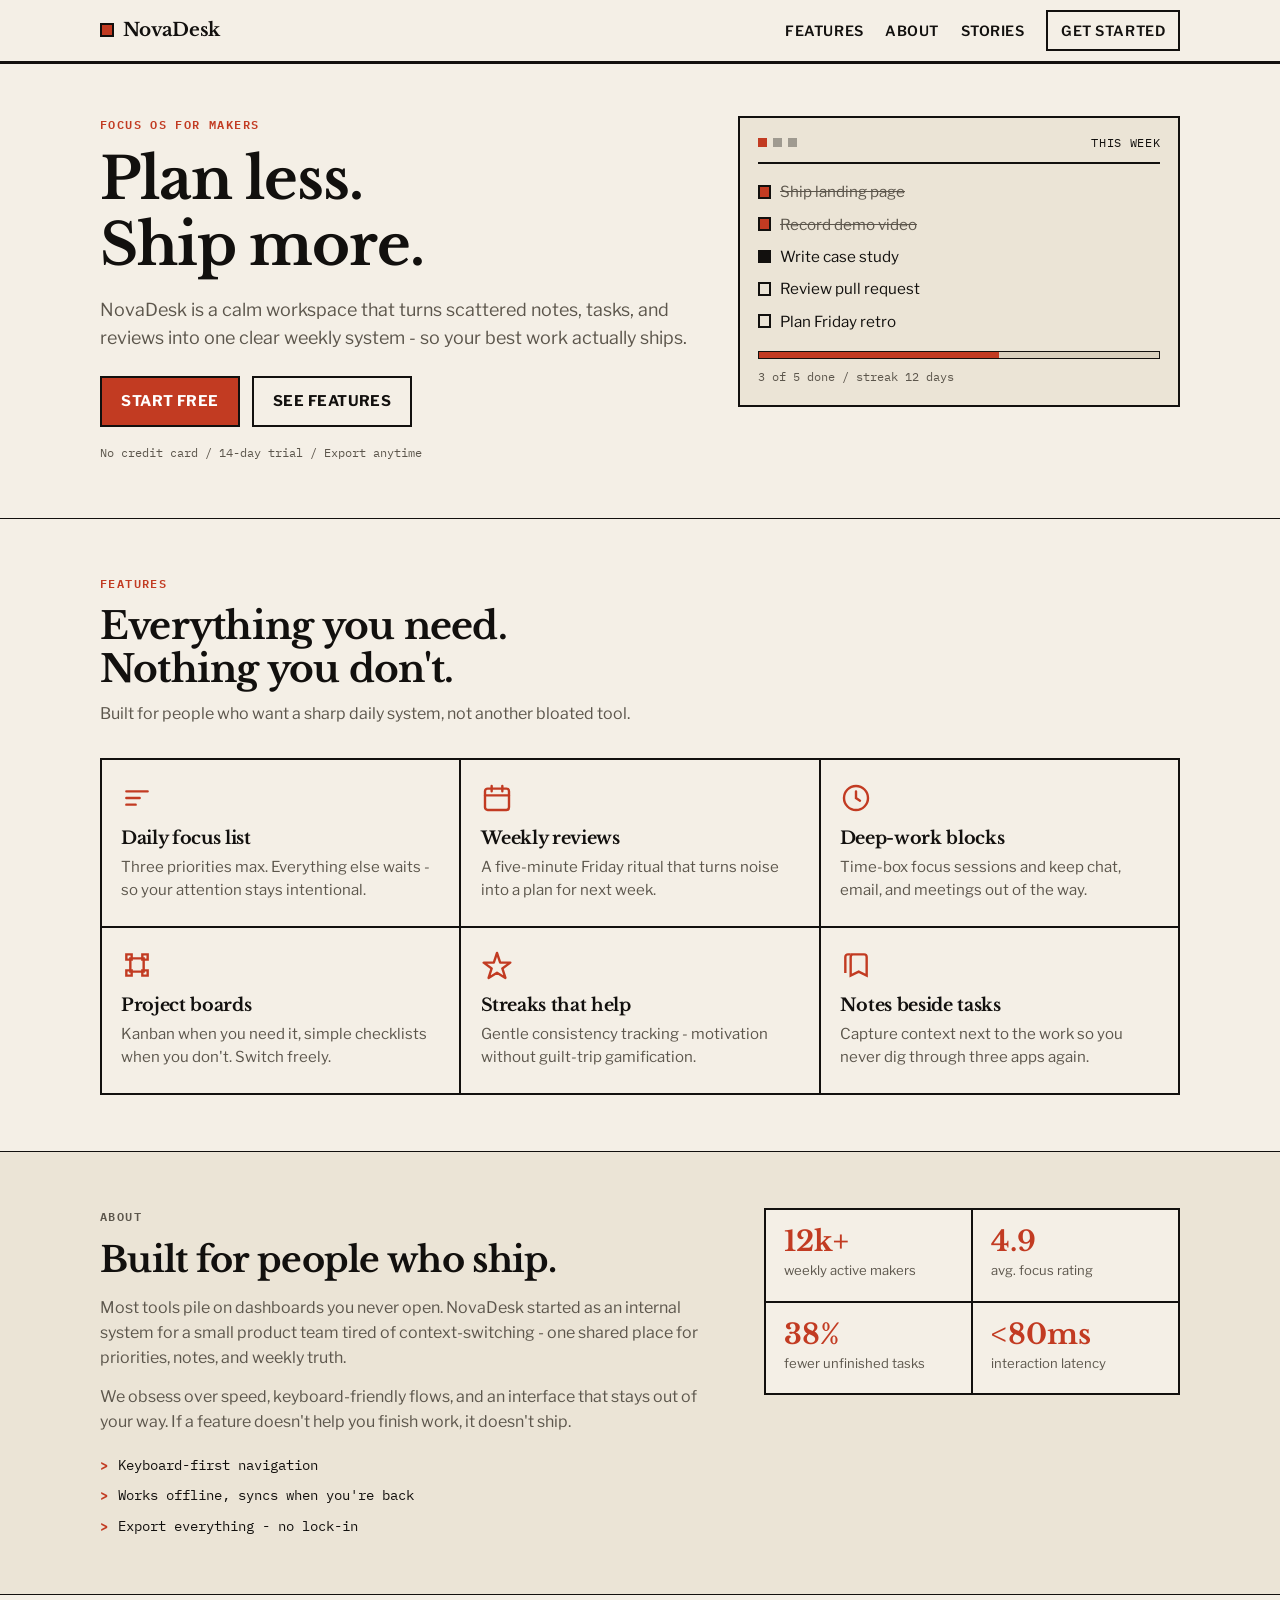
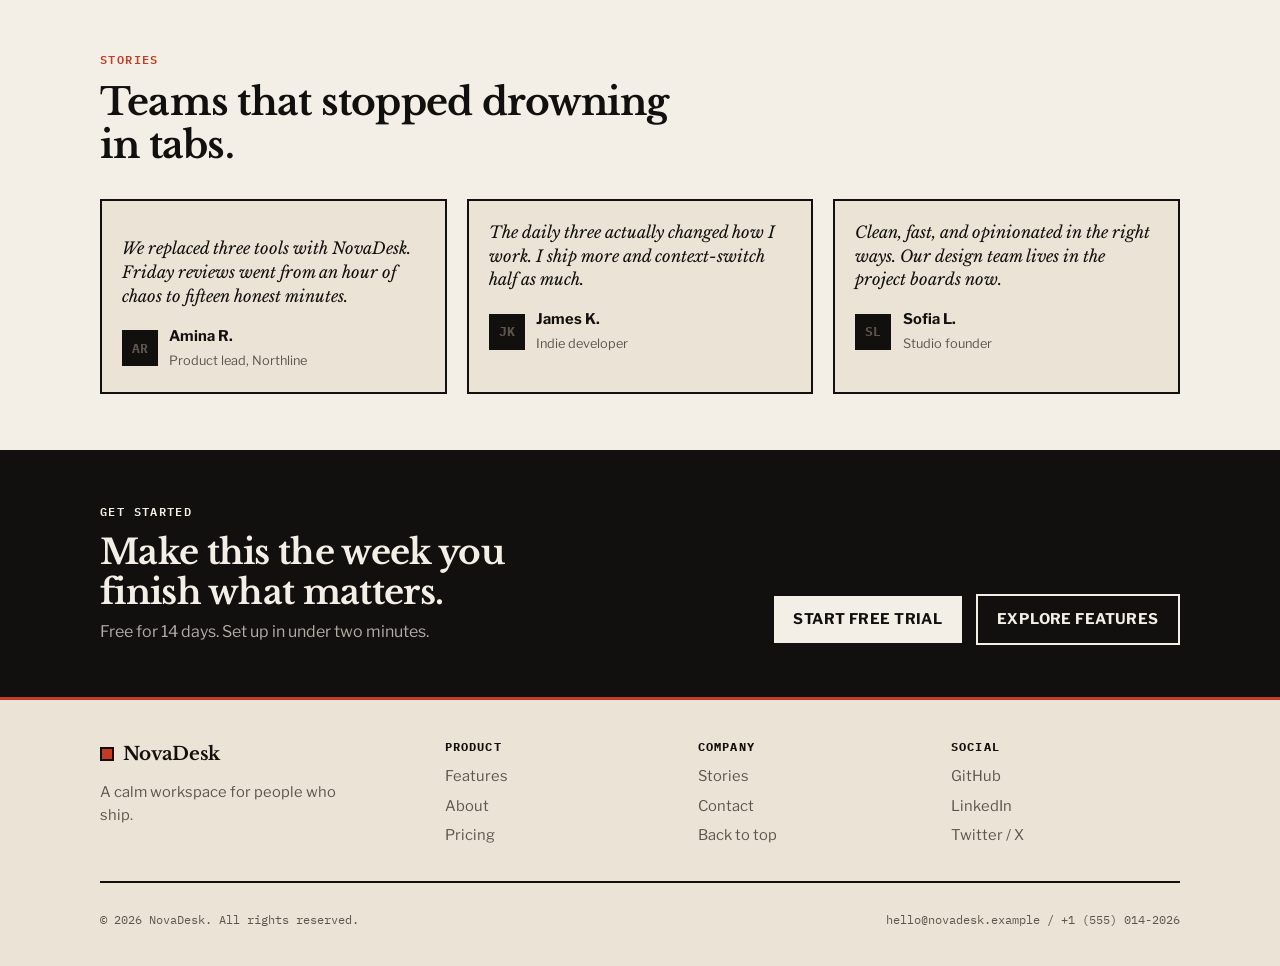
<file: WebDev-L1-LandingPage/index.html>
<!DOCTYPE html>
<html lang="en">
<head>
  <meta charset="UTF-8" />
  <meta name="viewport" content="width=device-width, initial-scale=1.0" />
  <title>NovaDesk - Focus. Plan. Ship.</title>
  <meta name="description" content="NovaDesk is a calm workspace for makers who ship - plan your week, protect deep work, finish what matters." />
  <link rel="preconnect" href="https://fonts.googleapis.com" />
  <link rel="preconnect" href="https://fonts.gstatic.com" crossorigin />
  <link href="https://fonts.googleapis.com/css2?family=Libre+Baskerville:ital,wght@0,400;0,700;1,400&family=Libre+Franklin:wght@400;600;700&family=IBM+Plex+Mono:wght@500;600&display=swap" rel="stylesheet" />
  <link rel="stylesheet" href="style.css" />
</head>
<body>
  <header class="nav" id="top">
    <div class="container nav__inner">
      <a class="nav__brand" href="#top" aria-label="NovaDesk home">
        <span class="nav__logo" aria-hidden="true"></span>
        NovaDesk
      </a>
      <button class="nav__toggle" type="button" aria-label="Open menu" aria-expanded="false" aria-controls="nav-menu">
        <span></span><span></span>
      </button>
      <nav class="nav__menu" id="nav-menu">
        <a href="#features">Features</a>
        <a href="#about">About</a>
        <a href="#stories">Stories</a>
        <a class="btn btn--small btn--ghost" href="#cta">Get started</a>
      </nav>
    </div>
  </header>

  <main>
    <!-- HERO -->
    <section class="hero">
      <div class="container hero__grid">
        <div class="hero__copy">
          <p class="eyebrow">Focus OS for makers</p>
          <h1>Plan less.<br />Ship more.</h1>
          <p class="lead">
            NovaDesk is a calm workspace that turns scattered notes, tasks, and
            reviews into one clear weekly system - so your best work actually ships.
          </p>
          <div class="hero__actions">
            <a class="btn btn--primary" href="#cta">Start free</a>
            <a class="btn btn--secondary" href="#features">See features</a>
          </div>
          <p class="hero__note">No credit card / 14-day trial / Export anytime</p>
        </div>
        <div class="hero__visual" aria-hidden="true">
          <div class="panel">
            <div class="panel__bar">
              <span></span><span></span><span></span>
              <em>This week</em>
            </div>
            <ul class="panel__list">
              <li class="done">Ship landing page</li>
              <li class="done">Record demo video</li>
              <li class="active">Write case study</li>
              <li>Review pull request</li>
              <li>Plan Friday retro</li>
            </ul>
            <div class="panel__meter">
              <div class="panel__meter-fill"></div>
            </div>
            <p class="panel__meta">3 of 5 done / streak 12 days</p>
          </div>
        </div>
      </div>
    </section>

    <!-- FEATURES -->
    <section class="section" id="features">
      <div class="container">
        <div class="section__head">
          <p class="eyebrow">Features</p>
          <h2>Everything you need.<br />Nothing you don't.</h2>
          <p class="section__sub">
            Built for people who want a sharp daily system, not another bloated tool.
          </p>
        </div>
        <div class="cards">
          <article class="card">
            <div class="card__icon" aria-hidden="true">
              <svg viewBox="0 0 24 24" fill="none" stroke="currentColor" stroke-width="1.8"><path d="M4 7h16M4 12h10M4 17h7" stroke-linecap="round"/></svg>
            </div>
            <h3>Daily focus list</h3>
            <p>Three priorities max. Everything else waits - so your attention stays intentional.</p>
          </article>
          <article class="card">
            <div class="card__icon" aria-hidden="true">
              <svg viewBox="0 0 24 24" fill="none" stroke="currentColor" stroke-width="1.8"><rect x="3" y="5" width="18" height="16" rx="2"/><path d="M3 10h18M8 3v4M16 3v4" stroke-linecap="round"/></svg>
            </div>
            <h3>Weekly reviews</h3>
            <p>A five-minute Friday ritual that turns noise into a plan for next week.</p>
          </article>
          <article class="card">
            <div class="card__icon" aria-hidden="true">
              <svg viewBox="0 0 24 24" fill="none" stroke="currentColor" stroke-width="1.8"><circle cx="12" cy="12" r="9"/><path d="M12 7v5l3 2" stroke-linecap="round"/></svg>
            </div>
            <h3>Deep-work blocks</h3>
            <p>Time-box focus sessions and keep chat, email, and meetings out of the way.</p>
          </article>
          <article class="card">
            <div class="card__icon" aria-hidden="true">
              <svg viewBox="0 0 24 24" fill="none" stroke="currentColor" stroke-width="1.8"><path d="M7 7h10v10H7z"/><path d="M4 4h4v4H4zM16 4h4v4h-4zM4 16h4v4H4zM16 16h4v4h-4z"/></svg>
            </div>
            <h3>Project boards</h3>
            <p>Kanban when you need it, simple checklists when you don't. Switch freely.</p>
          </article>
          <article class="card">
            <div class="card__icon" aria-hidden="true">
              <svg viewBox="0 0 24 24" fill="none" stroke="currentColor" stroke-width="1.8"><path d="M12 3l2.4 7.2H22l-6 4.4 2.3 7.1L12 17.8 5.7 21.7 8 14.6 2 10.2h7.6L12 3z" stroke-linejoin="round"/></svg>
            </div>
            <h3>Streaks that help</h3>
            <p>Gentle consistency tracking - motivation without guilt-trip gamification.</p>
          </article>
          <article class="card">
            <div class="card__icon" aria-hidden="true">
              <svg viewBox="0 0 24 24" fill="none" stroke="currentColor" stroke-width="1.8"><path d="M8 4h10a2 2 0 012 2v14l-6-3-6 3V6a2 2 0 012-2z"/><path d="M8 4H6a2 2 0 00-2 2v12"/></svg>
            </div>
            <h3>Notes beside tasks</h3>
            <p>Capture context next to the work so you never dig through three apps again.</p>
          </article>
        </div>
      </div>
    </section>

    <!-- ABOUT -->
    <section class="section section--alt" id="about">
      <div class="container about">
        <div class="about__copy">
          <p class="eyebrow">About</p>
          <h2>Built for people who ship.</h2>
          <p>
            Most tools pile on dashboards you never open. NovaDesk started as an
            internal system for a small product team tired of context-switching -
            one shared place for priorities, notes, and weekly truth.
          </p>
          <p>
            We obsess over speed, keyboard-friendly flows, and an interface that
            stays out of your way. If a feature doesn't help you finish work,
            it doesn't ship.
          </p>
          <ul class="about__points">
              <li>Keyboard-first navigation</li>
            <li>Works offline, syncs when you're back</li>
            <li>Export everything - no lock-in</li>
          </ul>
        </div>
        <div class="about__stats">
          <div class="stat">
            <strong>12k+</strong>
            <span>weekly active makers</span>
          </div>
          <div class="stat">
            <strong>4.9</strong>
            <span>avg. focus rating</span>
          </div>
          <div class="stat">
            <strong>38%</strong>
            <span>fewer unfinished tasks</span>
          </div>
          <div class="stat">
            <strong>&lt;80ms</strong>
            <span>interaction latency</span>
          </div>
        </div>
      </div>
    </section>

    <!-- TESTIMONIALS -->
    <section class="section" id="stories">
      <div class="container">
        <div class="section__head">
          <p class="eyebrow">Stories</p>
          <h2>Teams that stopped drowning in tabs.</h2>
        </div>
        <div class="quotes">
          <figure class="quote">
            <blockquote>
              <p>              We replaced three tools with NovaDesk. Friday reviews went from an
              hour of chaos to fifteen honest minutes.</p>
            </blockquote>
            <figcaption>
              <span class="quote__avatar" aria-hidden="true">AR</span>
              <div>
                <strong>Amina R.</strong>
                <span>Product lead, Northline</span>
              </div>
            </figcaption>
          </figure>
          <figure class="quote">
            <blockquote>
              The daily three actually changed how I work. I ship more and
              context-switch half as much.
            </blockquote>
            <figcaption>
              <span class="quote__avatar" aria-hidden="true">JK</span>
              <div>
                <strong>James K.</strong>
                <span>Indie developer</span>
              </div>
            </figcaption>
          </figure>
          <figure class="quote">
            <blockquote>
              Clean, fast, and opinionated in the right ways. Our design team
              lives in the project boards now.
            </blockquote>
            <figcaption>
              <span class="quote__avatar" aria-hidden="true">SL</span>
              <div>
                <strong>Sofia L.</strong>
                <span>Studio founder</span>
              </div>
            </figcaption>
          </figure>
        </div>
      </div>
    </section>

    <!-- CTA -->
    <section class="cta" id="cta">
      <div class="container cta__inner">
        <div>
          <p class="eyebrow eyebrow--on-dark">Get started</p>
          <h2>Make this the week you finish what matters.</h2>
          <p class="cta__sub">Free for 14 days. Set up in under two minutes.</p>
        </div>
        <div class="cta__actions">
          <a class="btn btn--light" href="mailto:hello@novadesk.example">Start free trial</a>
          <a class="btn btn--outline-light" href="#features">Explore features</a>
        </div>
      </div>
    </section>
  </main>

  <footer class="footer">
    <div class="container footer__grid">
      <div class="footer__brand">
        <a class="nav__brand" href="#top">
          <span class="nav__logo" aria-hidden="true"></span>
          NovaDesk
        </a>
        <p>A calm workspace for people who ship.</p>
      </div>
      <div class="footer__col">
        <h4>Product</h4>
        <a href="#features">Features</a>
        <a href="#about">About</a>
        <a href="#cta">Pricing</a>
      </div>
      <div class="footer__col">
        <h4>Company</h4>
        <a href="#stories">Stories</a>
        <a href="mailto:hello@novadesk.example">Contact</a>
        <a href="#top">Back to top</a>
      </div>
      <div class="footer__col">
        <h4>Social</h4>
        <a href="https://github.com/bilalmlkdev" target="_blank" rel="noopener noreferrer">GitHub</a>
        <a href="https://linkedin.com/in/bilalmlkdev" target="_blank" rel="noopener noreferrer">LinkedIn</a>
        <a href="https://twitter.com" target="_blank" rel="noopener noreferrer">Twitter / X</a>
      </div>
    </div>
    <div class="container footer__base">
      <p>© 2026 NovaDesk. All rights reserved.</p>
      <p>hello@novadesk.example / +1 (555) 014-2026</p>
    </div>
  </footer>

  <script src="script.js"></script>
</body>
</html>
</file>
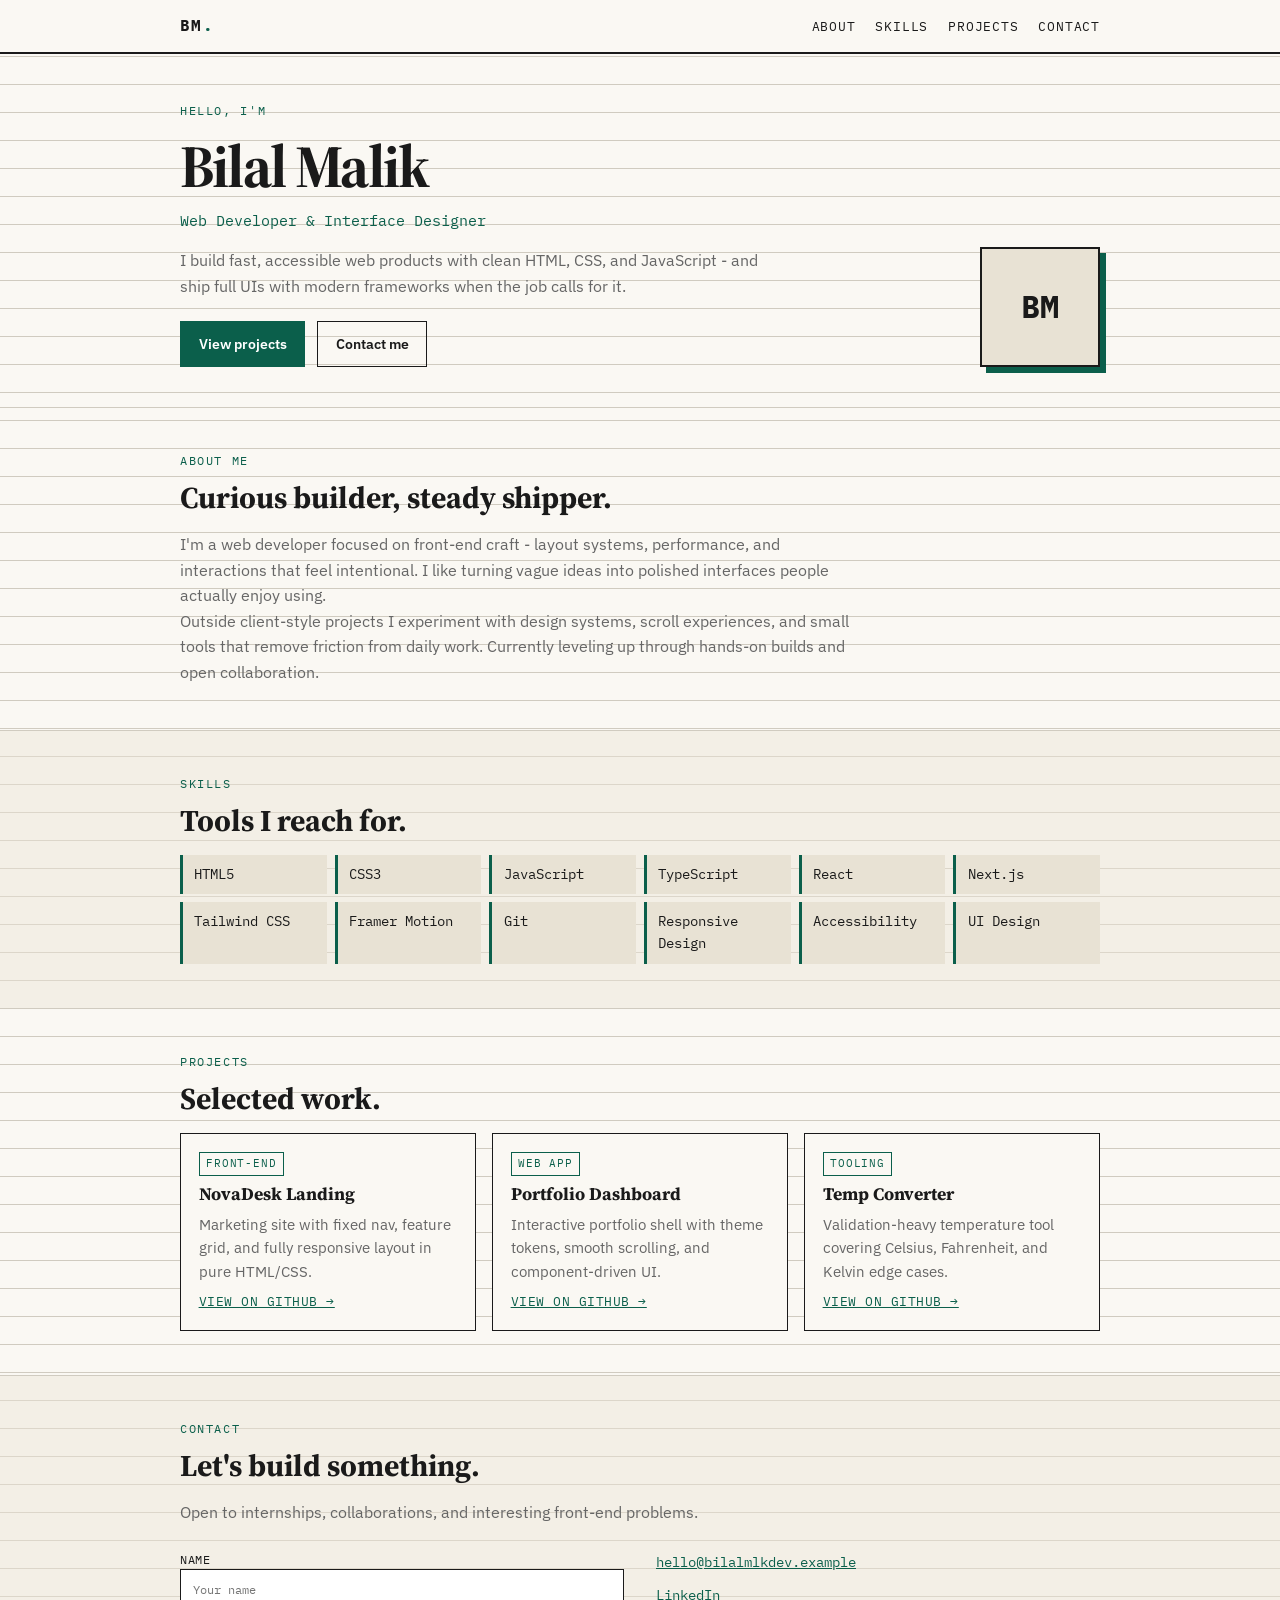
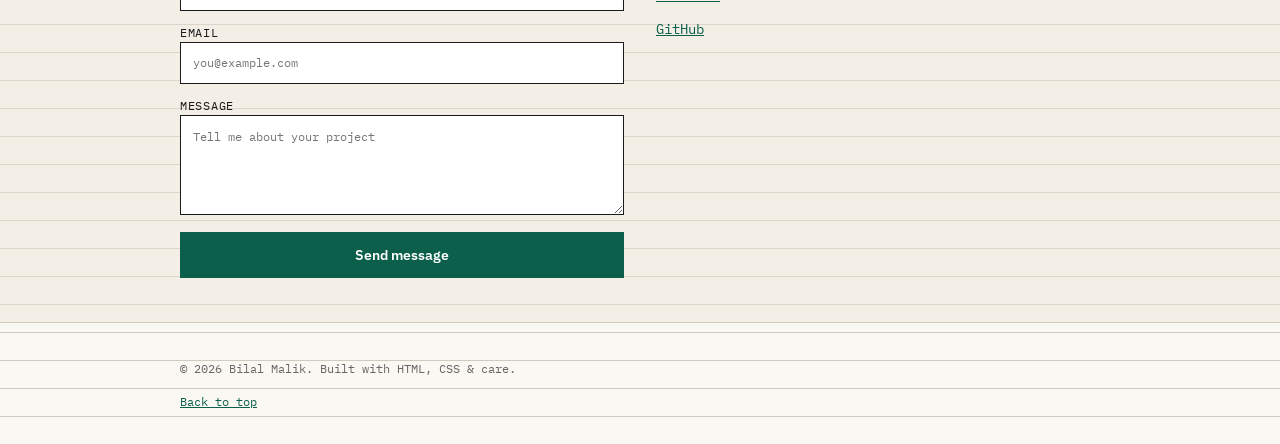
<file: WebDev-L1-PersonalPortfolio/index.html>
<!DOCTYPE html>
<html lang="en">
<head>
  <meta charset="UTF-8" />
  <meta name="viewport" content="width=device-width, initial-scale=1.0" />
  <title>Bilal Malik - Web Developer</title>
  <meta name="description" content="Portfolio of Bilal Malik - web developer building fast, accessible interfaces." />
  <link rel="preconnect" href="https://fonts.googleapis.com" />
  <link rel="preconnect" href="https://fonts.gstatic.com" crossorigin />
  <link href="https://fonts.googleapis.com/css2?family=Source+Serif+4:opsz,wght@8..60,600;8..60,700&family=IBM+Plex+Sans:wght@400;600&family=IBM+Plex+Mono:wght@500;600&display=swap" rel="stylesheet" />
  <link rel="stylesheet" href="style.css" />
</head>
<body>
  <header class="nav">
    <div class="container nav__inner">
      <a class="nav__logo" href="#top">BM<span>.</span></a>
      <button class="nav__toggle" type="button" aria-label="Menu" aria-expanded="false" aria-controls="menu">
        <span></span><span></span>
      </button>
      <nav class="nav__menu" id="menu">
        <a href="#about">About</a>
        <a href="#skills">Skills</a>
        <a href="#projects">Projects</a>
        <a href="#contact">Contact</a>
      </nav>
    </div>
  </header>

  <main id="top">
    <section class="hero">
      <div class="container hero__grid">
        <div class="hero__text">
          <p class="eyebrow">Hello, I'm</p>
          <h1>Bilal Malik</h1>
          <p class="hero__role">Web Developer &amp; Interface Designer</p>
          <p class="hero__bio">
            I build fast, accessible web products with clean HTML, CSS, and
            JavaScript - and ship full UIs with modern frameworks when the job calls for it.
          </p>
          <div class="hero__actions">
            <a class="btn btn--primary" href="#projects">View projects</a>
            <a class="btn btn--ghost" href="#contact">Contact me</a>
          </div>
        </div>
        <div class="hero__avatar" aria-hidden="true">
          <div class="avatar">
            <span>BM</span>
          </div>
        </div>
      </div>
    </section>

    <section class="section" id="about">
      <div class="container">
        <p class="eyebrow">About me</p>
        <h2>Curious builder, steady shipper.</h2>
        <p class="about__text">
          I'm a web developer focused on front-end craft - layout systems,
          performance, and interactions that feel intentional. I like turning
          vague ideas into polished interfaces people actually enjoy using.
        </p>
        <p class="about__text">
          Outside client-style projects I experiment with design systems,
          scroll experiences, and small tools that remove friction from daily work.
          Currently leveling up through hands-on builds and open collaboration.
        </p>
      </div>
    </section>

    <section class="section section--alt" id="skills">
      <div class="container">
        <p class="eyebrow">Skills</p>
        <h2>Tools I reach for.</h2>
        <ul class="skills">
          <li>HTML5</li>
          <li>CSS3</li>
          <li>JavaScript</li>
          <li>TypeScript</li>
          <li>React</li>
          <li>Next.js</li>
          <li>Tailwind CSS</li>
          <li>Framer Motion</li>
          <li>Git</li>
          <li>Responsive Design</li>
          <li>Accessibility</li>
          <li>UI Design</li>
        </ul>
      </div>
    </section>

    <section class="section" id="projects">
      <div class="container">
        <p class="eyebrow">Projects</p>
        <h2>Selected work.</h2>
        <div class="projects">
          <article class="project">
            <div class="project__tag">Front-end</div>
            <h3>NovaDesk Landing</h3>
            <p>Marketing site with fixed nav, feature grid, and fully responsive layout in pure HTML/CSS.</p>
            <a href="https://github.com/bilalmlkdev" target="_blank" rel="noopener noreferrer">View on GitHub →</a>
          </article>
          <article class="project">
            <div class="project__tag">Web app</div>
            <h3>Portfolio Dashboard</h3>
            <p>Interactive portfolio shell with theme tokens, smooth scrolling, and component-driven UI.</p>
            <a href="https://github.com/bilalmlkdev" target="_blank" rel="noopener noreferrer">View on GitHub →</a>
          </article>
          <article class="project">
            <div class="project__tag">Tooling</div>
            <h3>Temp Converter</h3>
            <p>Validation-heavy temperature tool covering Celsius, Fahrenheit, and Kelvin edge cases.</p>
            <a href="https://github.com/bilalmlkdev" target="_blank" rel="noopener noreferrer">View on GitHub →</a>
          </article>
        </div>
      </div>
    </section>

    <section class="section section--alt" id="contact">
      <div class="container contact">
        <div>
          <p class="eyebrow">Contact</p>
          <h2>Let's build something.</h2>
          <p class="contact__lead">Open to internships, collaborations, and interesting front-end problems.</p>
        </div>
        <form class="contact__form" action="#" method="post" onsubmit="return false;">
          <label>
            Name
            <input type="text" name="name" placeholder="Your name" autocomplete="name" />
          </label>
          <label>
            Email
            <input type="email" name="email" placeholder="you@example.com" autocomplete="email" />
          </label>
          <label>
            Message
            <textarea name="message" rows="4" placeholder="Tell me about your project"></textarea>
          </label>
          <button class="btn btn--primary" type="submit">Send message</button>
        </form>
        <div class="contact__links">
          <a href="mailto:hello@bilalmlkdev.example">hello@bilalmlkdev.example</a>
          <a href="https://linkedin.com/in/bilalmlkdev" target="_blank" rel="noopener noreferrer">LinkedIn</a>
          <a href="https://github.com/bilalmlkdev" target="_blank" rel="noopener noreferrer">GitHub</a>
        </div>
      </div>
    </section>
  </main>

  <footer class="footer">
    <div class="container footer__inner">
      <p>© 2026 Bilal Malik. Built with HTML, CSS &amp; care.</p>
      <a href="#top">Back to top</a>
    </div>
  </footer>

  <script src="script.js"></script>
</body>
</html>
</file>
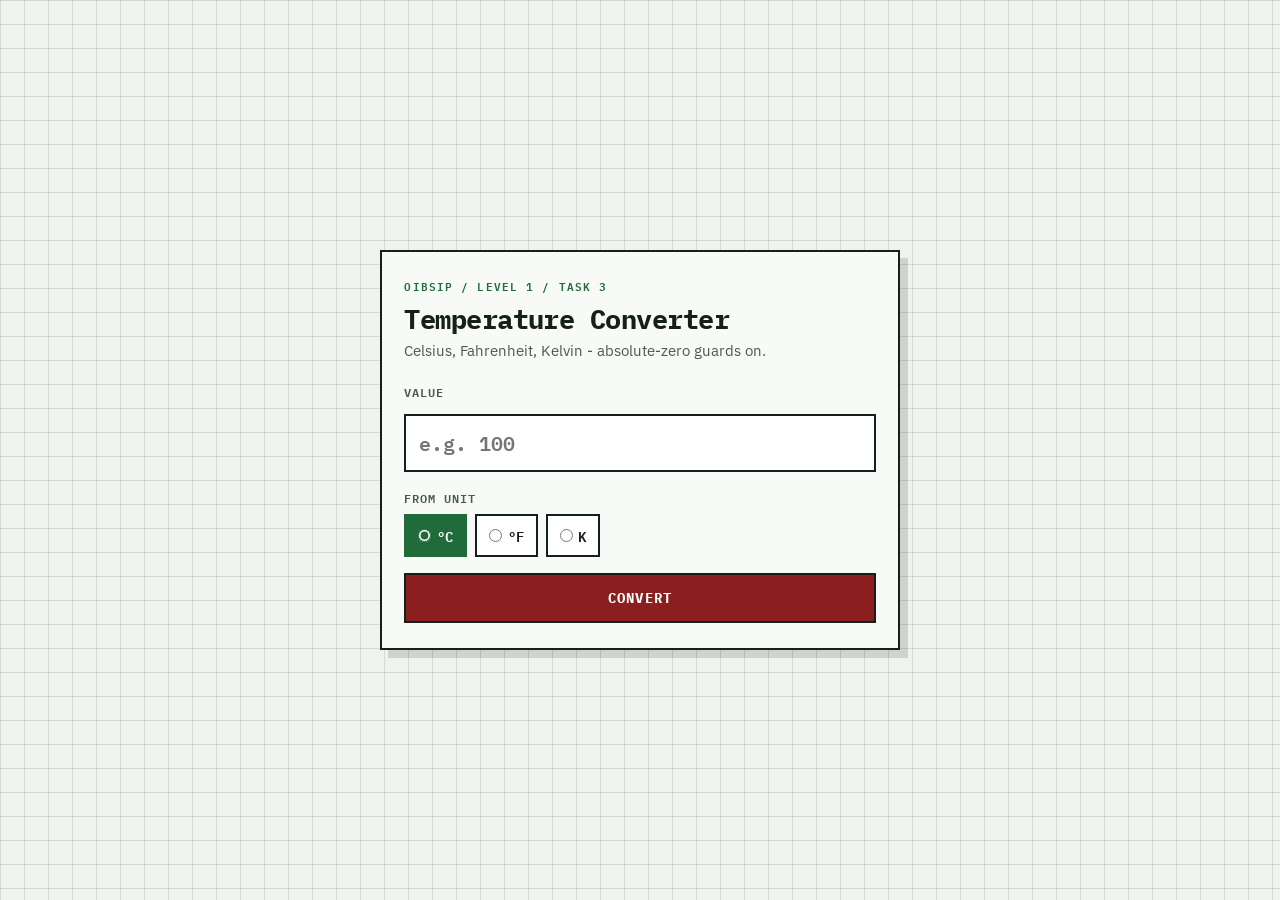
<file: WebDev-L1-TemperatureConverter/index.html>
<!DOCTYPE html>
<html lang="en">
<head>
  <meta charset="UTF-8" />
  <meta name="viewport" content="width=device-width, initial-scale=1.0" />
  <title>Temperature Converter</title>
  <meta name="description" content="Convert temperatures between Celsius, Fahrenheit, and Kelvin with live validation." />
  <link rel="preconnect" href="https://fonts.googleapis.com" />
  <link rel="preconnect" href="https://fonts.gstatic.com" crossorigin />
  <link href="https://fonts.googleapis.com/css2?family=IBM+Plex+Sans:wght@400;600&family=IBM+Plex+Mono:wght@500;600;700&display=swap" rel="stylesheet" />
  <link rel="stylesheet" href="style.css" />
</head>
<body>
  <main class="app">
    <div class="card">
      <p class="eyebrow">OIBSIP / Level 1 / Task 3</p>
      <h1>Temperature Converter</h1>
      <p class="sub">Celsius, Fahrenheit, Kelvin - absolute-zero guards on.</p>

      <form id="convert-form" novalidate>
        <label class="field">
          <span>Value</span>
          <input
            id="temp-input"
            name="temp"
            type="text"
            inputmode="decimal"
            placeholder="e.g. 100"
            autocomplete="off"
            aria-describedby="input-error"
          />
        </label>
        <p id="input-error" class="error" role="alert" hidden></p>

        <fieldset class="field">
          <legend>From unit</legend>
          <div class="radios" role="radiogroup" aria-label="Input unit">
            <label><input type="radio" name="from" value="C" checked /> °C</label>
            <label><input type="radio" name="from" value="F" /> °F</label>
            <label><input type="radio" name="from" value="K" /> K</label>
          </div>
        </fieldset>

        <button class="btn" type="submit">Convert</button>
      </form>

      <section class="results" id="results" aria-live="polite" hidden>
        <h2>Results</h2>
        <div class="results__grid">
          <div class="result">
            <span class="result__label">Celsius</span>
            <strong id="out-c">-</strong>
          </div>
          <div class="result">
            <span class="result__label">Fahrenheit</span>
            <strong id="out-f">-</strong>
          </div>
          <div class="result">
            <span class="result__label">Kelvin</span>
            <strong id="out-k">-</strong>
          </div>
        </div>
        <p class="hint" id="result-note"></p>
      </section>
    </div>
  </main>

  <script src="script.js"></script>
</body>
</html>
</file>
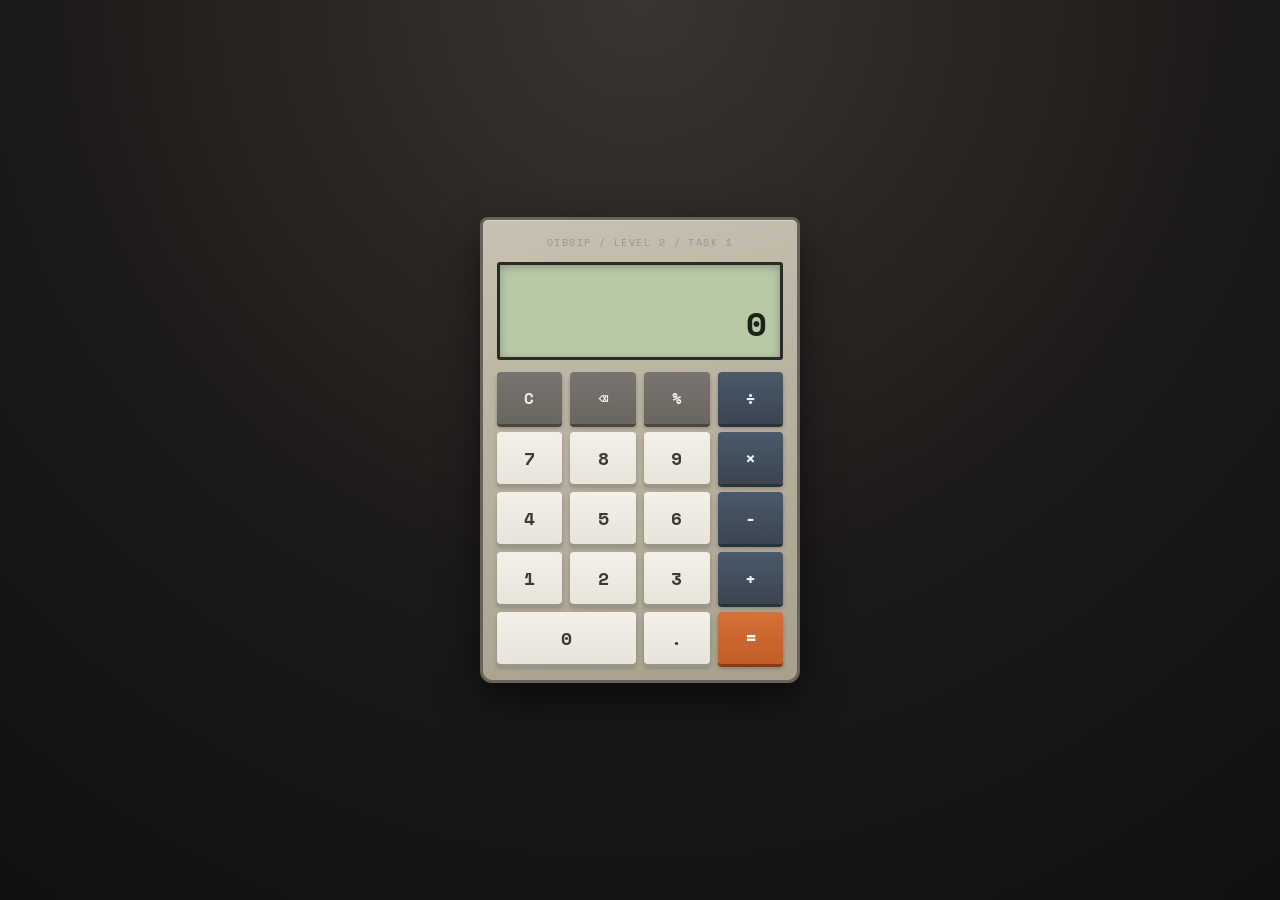
<file: WebDev-L2-Calculator/index.html>
<!DOCTYPE html>
<html lang="en">
<head>
  <meta charset="UTF-8" />
  <meta name="viewport" content="width=device-width, initial-scale=1.0" />
  <title>Calculator - OIBSIP L2</title>
  <link rel="preconnect" href="https://fonts.googleapis.com" />
  <link rel="preconnect" href="https://fonts.gstatic.com" crossorigin />
  <link href="https://fonts.googleapis.com/css2?family=Space+Mono:wght@400;700&display=swap" rel="stylesheet" />
  <link rel="stylesheet" href="style.css" />
</head>
<body>
  <main class="wrap">
    <div class="calc" role="application" aria-label="Calculator">
      <p class="eyebrow">OIBSIP / Level 2 / Task 1</p>
      <div class="calc__display" aria-live="polite">
        <div class="calc__expression" id="expression">&nbsp;</div>
        <div class="calc__result" id="result">0</div>
      </div>
      <div class="calc__keys" id="keys">
        <button type="button" class="key key--fn" data-action="clear">C</button>
        <button type="button" class="key key--fn" data-action="backspace" aria-label="Backspace">⌫</button>
        <button type="button" class="key key--fn" data-action="percent">%</button>
        <button type="button" class="key key--op" data-operator="÷" aria-label="Divide">÷</button>

        <button type="button" class="key" data-digit="7">7</button>
        <button type="button" class="key" data-digit="8">8</button>
        <button type="button" class="key" data-digit="9">9</button>
        <button type="button" class="key key--op" data-operator="×" aria-label="Multiply">×</button>

        <button type="button" class="key" data-digit="4">4</button>
        <button type="button" class="key" data-digit="5">5</button>
        <button type="button" class="key" data-digit="6">6</button>
        <button type="button" class="key key--op" data-operator="-" aria-label="Subtract">-</button>

        <button type="button" class="key" data-digit="1">1</button>
        <button type="button" class="key" data-digit="2">2</button>
        <button type="button" class="key" data-digit="3">3</button>
        <button type="button" class="key key--op" data-operator="+" aria-label="Add">+</button>

        <button type="button" class="key key--zero" data-digit="0">0</button>
        <button type="button" class="key" data-action="decimal">.</button>
        <button type="button" class="key key--eq" data-action="equals" aria-label="Equals">=</button>
      </div>
    </div>
  </main>
  <script src="script.js"></script>
</body>
</html>
</file>
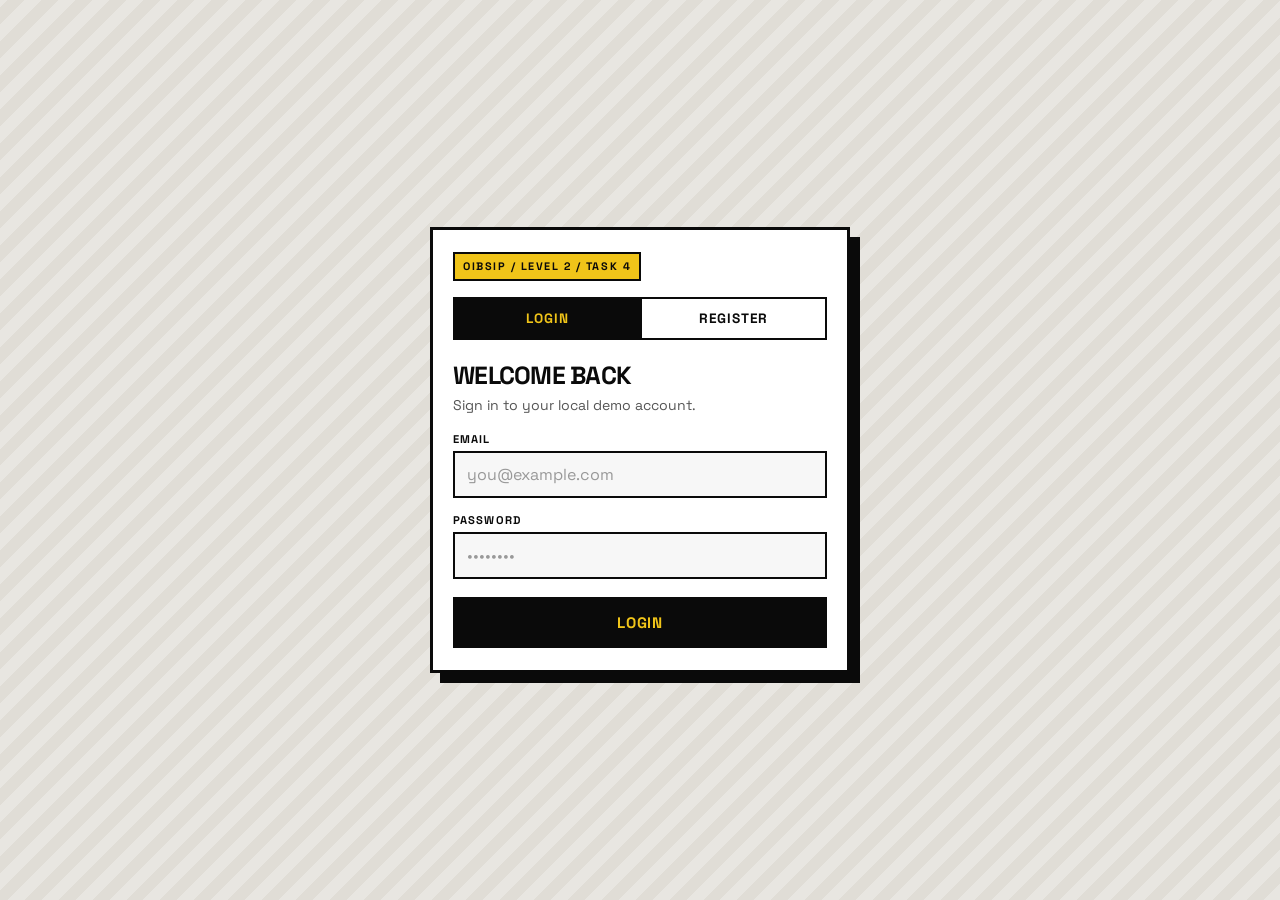
<file: WebDev-L2-LoginAuth/index.html>
<!DOCTYPE html>
<html lang="en">
<head>
  <meta charset="UTF-8" />
  <meta name="viewport" content="width=device-width, initial-scale=1.0" />
  <title>Login Auth - OIBSIP L2</title>
  <link rel="preconnect" href="https://fonts.googleapis.com" />
  <link rel="preconnect" href="https://fonts.gstatic.com" crossorigin />
  <link href="https://fonts.googleapis.com/css2?family=Archivo:wght@600;700;800&family=Space+Grotesk:wght@500;600;700&display=swap" rel="stylesheet" />
  <link rel="stylesheet" href="style.css" />
</head>
<body>
  <main class="shell">
    <!-- AUTH VIEW -->
    <section id="auth-view" class="card" aria-labelledby="auth-title">
      <p class="eyebrow">OIBSIP / Level 2 / Task 4</p>
      <div class="tabs" role="tablist">
        <button type="button" class="tab is-active" id="tab-login" role="tab" aria-selected="true" aria-controls="login-panel">Login</button>
        <button type="button" class="tab" id="tab-register" role="tab" aria-selected="false" aria-controls="register-panel">Register</button>
      </div>

      <!-- Login -->
      <form id="login-panel" class="panel is-active" role="tabpanel" aria-labelledby="tab-login" autocomplete="on">
        <h1 id="auth-title">Welcome back</h1>
        <p class="sub">Sign in to your local demo account.</p>

        <label for="login-email">Email</label>
        <input id="login-email" name="email" type="email" required placeholder="you@example.com" autocomplete="email" />

        <label for="login-password">Password</label>
        <input id="login-password" name="password" type="password" required placeholder="••••••••" autocomplete="current-password" />

        <p class="error" id="login-error" role="alert" hidden></p>

        <button type="submit" class="btn">Login</button>
      </form>

      <!-- Register -->
      <form id="register-panel" class="panel" role="tabpanel" aria-labelledby="tab-register" hidden autocomplete="on">
        <h1>Create account</h1>
        <p class="sub">Stored only in this browser (SHA-256 hashed).</p>

        <label for="reg-name">Name</label>
        <input id="reg-name" name="name" type="text" required placeholder="Ada Lovelace" autocomplete="name" maxlength="80" />

        <label for="reg-email">Email</label>
        <input id="reg-email" name="email" type="email" required placeholder="you@example.com" autocomplete="email" />

        <label for="reg-password">Password</label>
        <input id="reg-password" name="password" type="password" required placeholder="At least 8 characters" autocomplete="new-password" minlength="8" />

        <label for="reg-confirm">Confirm password</label>
        <input id="reg-confirm" name="confirm" type="password" required placeholder="Repeat password" autocomplete="new-password" minlength="8" />

        <p class="error" id="register-error" role="alert" hidden></p>

        <button type="submit" class="btn">Register</button>
      </form>
    </section>

    <!-- DASHBOARD VIEW -->
    <section id="dash-view" class="card card--dash" hidden aria-labelledby="dash-title">
      <p class="eyebrow">OIBSIP / Level 2 / Task 4</p>
      <div class="avatar" id="dash-avatar" aria-hidden="true">A</div>
      <h1 id="dash-title">Dashboard</h1>
      <p class="sub" id="dash-welcome">Welcome.</p>

      <dl class="meta">
        <div>
          <dt>Name</dt>
          <dd id="dash-name">-</dd>
        </div>
        <div>
          <dt>Email</dt>
          <dd id="dash-email">-</dd>
        </div>
        <div>
          <dt>Session</dt>
          <dd id="dash-since">-</dd>
        </div>
      </dl>

      <button type="button" class="btn btn--ghost" id="logout-btn">Logout</button>
    </section>
  </main>

  <script src="script.js"></script>
</body>
</html>
</file>
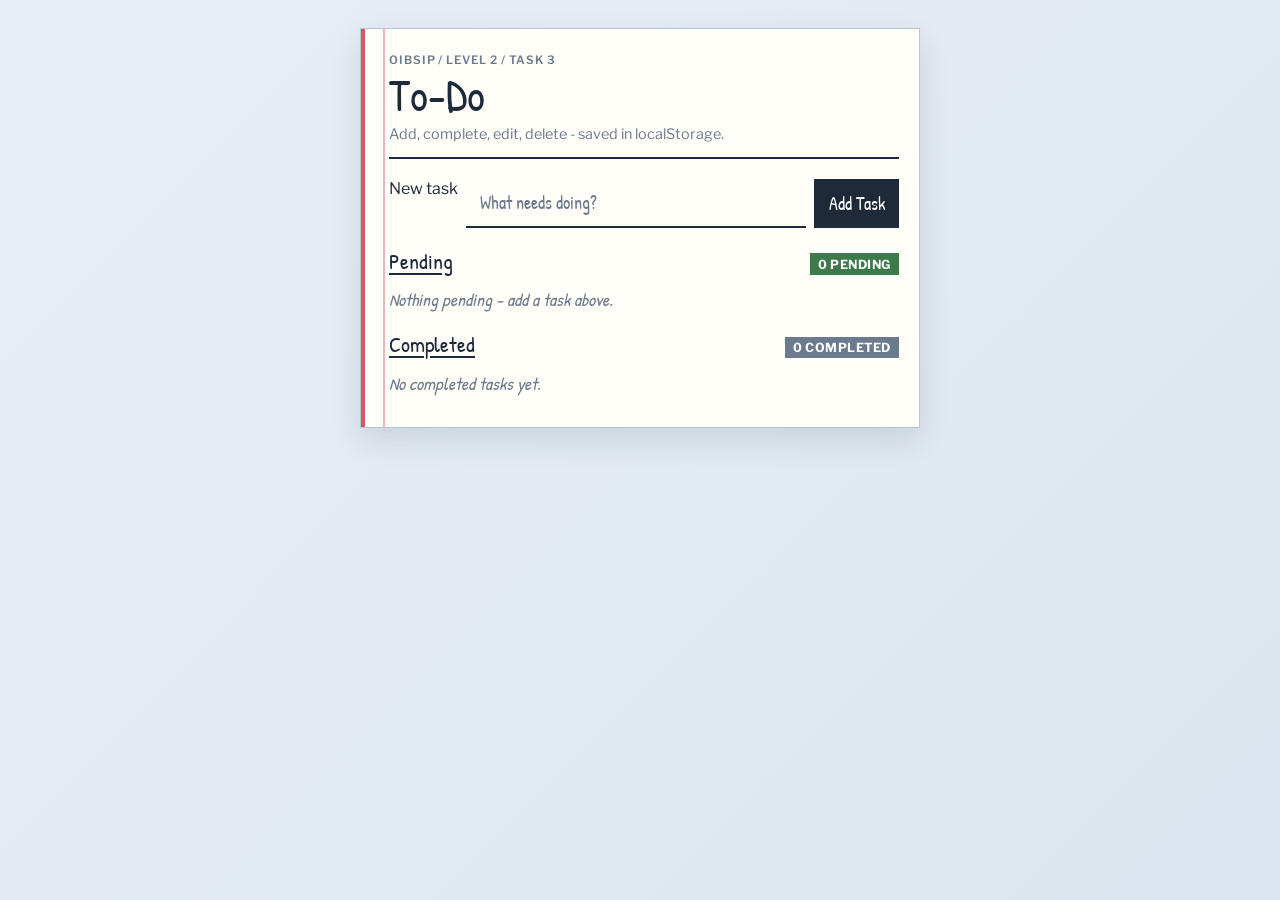
<file: WebDev-L2-TodoApp/index.html>
<!DOCTYPE html>
<html lang="en">
<head>
  <meta charset="UTF-8" />
  <meta name="viewport" content="width=device-width, initial-scale=1.0" />
  <title>To-Do App - OIBSIP L2</title>
  <link rel="preconnect" href="https://fonts.googleapis.com" />
  <link rel="preconnect" href="https://fonts.gstatic.com" crossorigin />
  <link href="https://fonts.googleapis.com/css2?family=Patrick+Hand&family=Libre+Franklin:wght@400;600;700&display=swap" rel="stylesheet" />
  <link rel="stylesheet" href="style.css" />
</head>
<body>
  <main class="app">
    <header class="app__head">
      <p class="eyebrow">OIBSIP / Level 2 / Task 3</p>
      <h1>To-Do</h1>
      <p class="sub">Add, complete, edit, delete - saved in localStorage.</p>
    </header>

    <form id="add-form" class="add" autocomplete="off">
      <label class="sr-only" for="task-input">New task</label>
      <input
        id="task-input"
        type="text"
        name="task"
        placeholder="What needs doing?"
        maxlength="200"
      />
      <button type="submit" class="btn">Add Task</button>
    </form>
    <p id="add-error" class="error" role="alert" hidden></p>

    <section class="list-block" aria-labelledby="pending-title">
      <div class="list-block__head">
        <h2 id="pending-title">Pending</h2>
        <span class="count" id="pending-count">0 pending</span>
      </div>
      <ul class="list" id="pending-list"></ul>
      <p class="empty" id="pending-empty">Nothing pending - add a task above.</p>
    </section>

    <section class="list-block list-block--done" aria-labelledby="done-title">
      <div class="list-block__head">
        <h2 id="done-title">Completed</h2>
        <span class="count" id="done-count">0 completed</span>
      </div>
      <ul class="list" id="done-list"></ul>
      <p class="empty" id="done-empty">No completed tasks yet.</p>
    </section>
  </main>

  <script src="script.js"></script>
</body>
</html>
</file>
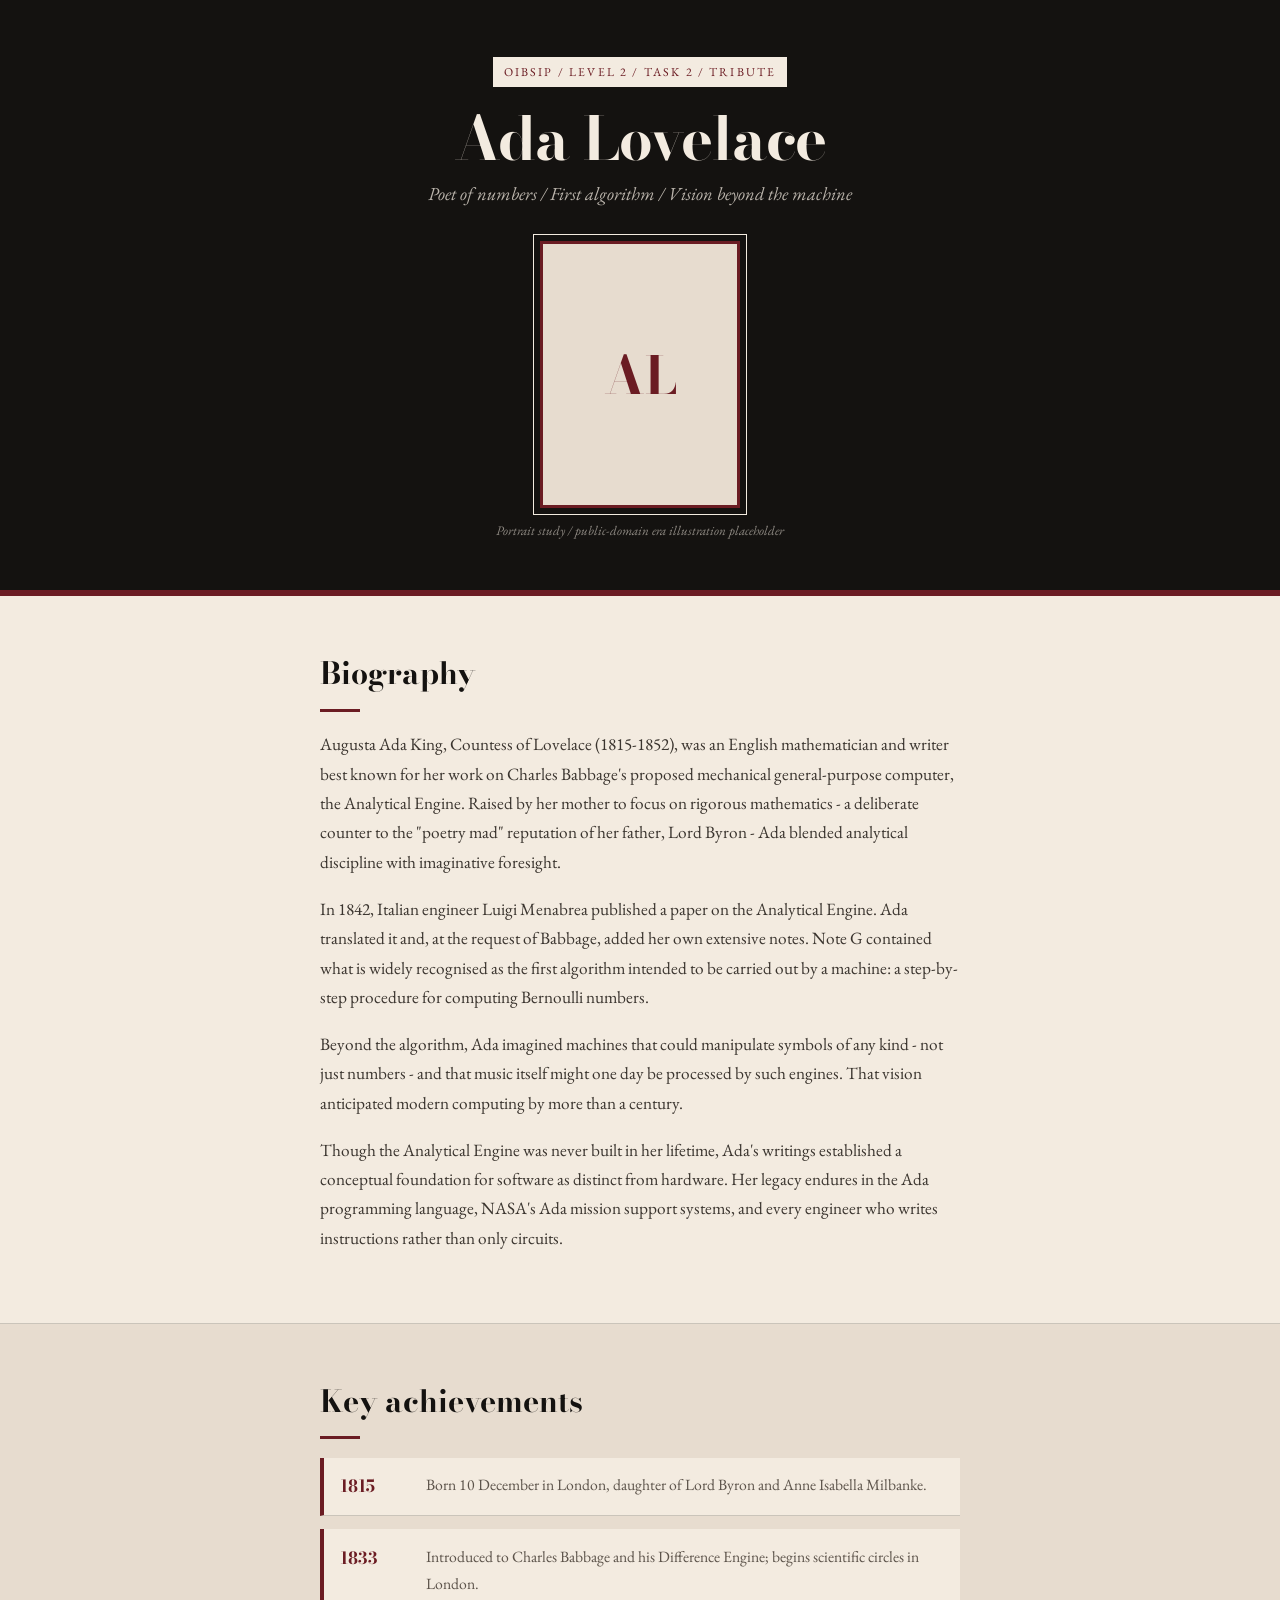
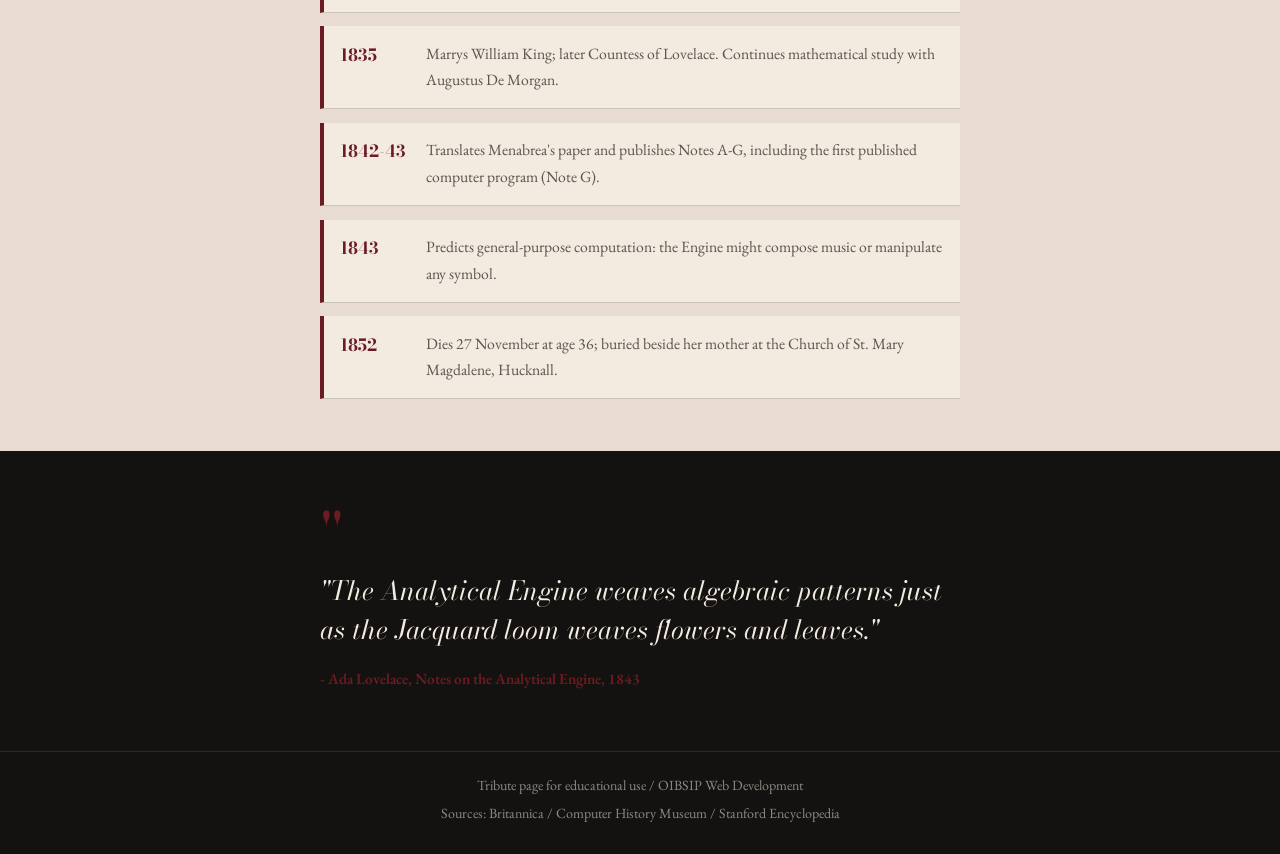
<file: WebDev-L2-TributePage/index.html>
<!DOCTYPE html>
<html lang="en">
<head>
  <meta charset="UTF-8" />
  <meta name="viewport" content="width=device-width, initial-scale=1.0" />
  <title>Ada Lovelace - Tribute Page</title>
  <meta name="description" content="A tribute to Ada Lovelace, mathematician and the first computer programmer." />
  <link rel="preconnect" href="https://fonts.googleapis.com" />
  <link rel="preconnect" href="https://fonts.gstatic.com" crossorigin />
  <link href="https://fonts.googleapis.com/css2?family=Bodoni+Moda:opsz,wght@6..96,600;6..96,700&family=EB+Garamond:ital,wght@0,400;0,600;1,400&display=swap" rel="stylesheet" />
  <link rel="stylesheet" href="style.css" />
</head>
<body>
  <header class="hero">
    <div class="container">
      <p class="eyebrow">OIBSIP / Level 2 / Task 2 / Tribute</p>
      <h1>Ada Lovelace</h1>
      <p class="tagline">Poet of numbers / First algorithm / Vision beyond the machine</p>
      <figure class="portrait">
        <div class="portrait__frame" aria-hidden="true">
          <span>AL</span>
        </div>
        <figcaption>Portrait study / public-domain era illustration placeholder</figcaption>
      </figure>
    </div>
  </header>

  <main>
    <section class="section bio">
      <div class="container narrow">
        <h2>Biography</h2>
        <p>
          Augusta Ada King, Countess of Lovelace (1815-1852), was an English
          mathematician and writer best known for her work on Charles Babbage's
          proposed mechanical general-purpose computer, the Analytical Engine.
          Raised by her mother to focus on rigorous mathematics - a deliberate
          counter to the "poetry mad" reputation of her father, Lord Byron - Ada
          blended analytical discipline with imaginative foresight.
        </p>
        <p>
          In 1842, Italian engineer Luigi Menabrea published a paper on the
          Analytical Engine. Ada translated it and, at the request of Babbage,
          added her own extensive notes. Note G contained what is widely
          recognised as the first algorithm intended to be carried out by a
          machine: a step-by-step procedure for computing Bernoulli numbers.
        </p>
        <p>
          Beyond the algorithm, Ada imagined machines that could manipulate
          symbols of any kind - not just numbers - and that music itself might
          one day be processed by such engines. That vision anticipated
          modern computing by more than a century.
        </p>
        <p>
          Though the Analytical Engine was never built in her lifetime, Ada's
          writings established a conceptual foundation for software as distinct
          from hardware. Her legacy endures in the Ada programming language,
          NASA's Ada mission support systems, and every engineer who writes
          instructions rather than only circuits.
        </p>
      </div>
    </section>

    <section class="section timeline-section">
      <div class="container narrow">
        <h2>Key achievements</h2>
        <ol class="timeline">
          <li>
            <strong>1815</strong>
            <span>Born 10 December in London, daughter of Lord Byron and Anne Isabella Milbanke.</span>
          </li>
          <li>
            <strong>1833</strong>
            <span>Introduced to Charles Babbage and his Difference Engine; begins scientific circles in London.</span>
          </li>
          <li>
            <strong>1835</strong>
            <span>Marrys William King; later Countess of Lovelace. Continues mathematical study with Augustus De Morgan.</span>
          </li>
          <li>
            <strong>1842-43</strong>
            <span>Translates Menabrea's paper and publishes Notes A-G, including the first published computer program (Note G).</span>
          </li>
          <li>
            <strong>1843</strong>
            <span>Predicts general-purpose computation: the Engine might compose music or manipulate any symbol.</span>
          </li>
          <li>
            <strong>1852</strong>
            <span>Dies 27 November at age 36; buried beside her mother at the Church of St. Mary Magdalene, Hucknall.</span>
          </li>
        </ol>
      </div>
    </section>

    <section class="section quote-section">
      <div class="container narrow">
        <blockquote>
          "The Analytical Engine weaves algebraic patterns just as the Jacquard
          loom weaves flowers and leaves."
          <cite>- Ada Lovelace, Notes on the Analytical Engine, 1843</cite>
        </blockquote>
      </div>
    </section>
  </main>

  <footer class="footer">
    <div class="container footer__inner">
      <p>Tribute page for educational use / OIBSIP Web Development</p>
      <p>
        Sources: Britannica / Computer History Museum / Stanford Encyclopedia
      </p>
    </div>
  </footer>
</body>
</html>
</file>
<file: WebDev-L1-LandingPage/style.css>
/* Editorial print: cream paper, ink black, signal red. No gradients. */
:root {
  --paper: #f4efe6;
  --paper-2: #ebe4d6;
  --ink: #12100e;
  --muted: #5c564c;
  --red: #c23b22;
  --rule: #12100e;
  --font-display: "Libre Baskerville", Georgia, "Times New Roman", serif;
  --font-body: "Libre Franklin", "Helvetica Neue", Arial, sans-serif;
  --font-mono: "IBM Plex Mono", "Courier New", monospace;
}

*,
*::before,
*::after {
  box-sizing: border-box;
}

html {
  scroll-behavior: smooth;
}

body {
  margin: 0;
  font-family: var(--font-body);
  font-size: 16px;
  line-height: 1.55;
  color: var(--ink);
  background: var(--paper);
  -webkit-font-smoothing: antialiased;
}

img {
  max-width: 100%;
  display: block;
}

a {
  color: inherit;
  text-decoration-thickness: 1px;
  text-underline-offset: 3px;
}

.container {
  width: min(1080px, calc(100% - 2.5rem));
  margin-inline: auto;
}

/* Nav: newspaper masthead */
.nav {
  position: sticky;
  top: 0;
  z-index: 50;
  background: var(--paper);
  border-bottom: 3px solid var(--rule);
}

.nav__inner {
  display: flex;
  align-items: center;
  justify-content: space-between;
  gap: 1rem;
  min-height: 56px;
  padding-block: 0.65rem;
}

.nav__brand {
  display: inline-flex;
  align-items: center;
  gap: 0.55rem;
  font-family: var(--font-display);
  font-weight: 700;
  font-size: 1.15rem;
  letter-spacing: -0.02em;
  text-decoration: none;
}

.nav__logo {
  width: 14px;
  height: 14px;
  background: var(--red);
  border: 2px solid var(--ink);
}

.nav__toggle {
  display: none;
  flex-direction: column;
  gap: 5px;
  background: none;
  border: 2px solid var(--ink);
  padding: 0.45rem 0.5rem;
  cursor: pointer;
}

.nav__toggle span {
  display: block;
  width: 18px;
  height: 2px;
  background: var(--ink);
}

.nav__menu {
  display: flex;
  align-items: center;
  gap: 1.35rem;
}

.nav__menu a {
  font-size: 0.88rem;
  font-weight: 600;
  letter-spacing: 0.04em;
  text-transform: uppercase;
  text-decoration: none;
}

.nav__menu a:hover {
  color: var(--red);
}

.nav__menu a.is-open {
  color: var(--red);
}

/* Type */
.eyebrow {
  margin: 0 0 0.75rem;
  font-family: var(--font-mono);
  font-size: 0.72rem;
  font-weight: 600;
  letter-spacing: 0.12em;
  text-transform: uppercase;
  color: var(--red);
}

.eyebrow--on-dark {
  color: var(--paper);
}

h1,
h2,
h3,
h4 {
  font-family: var(--font-display);
  font-weight: 700;
  line-height: 1.15;
  letter-spacing: -0.02em;
  margin: 0;
}

.lead {
  font-size: 1.12rem;
  color: var(--muted);
  max-width: 36em;
}

/* Buttons: stamped blocks, not pills */
.btn {
  display: inline-flex;
  align-items: center;
  justify-content: center;
  gap: 0.4rem;
  font: inherit;
  font-size: 0.92rem;
  font-weight: 700;
  letter-spacing: 0.03em;
  text-transform: uppercase;
  text-decoration: none;
  padding: 0.75rem 1.2rem;
  border: 2px solid var(--ink);
  background: var(--paper);
  color: var(--ink);
  cursor: pointer;
}

.btn:hover {
  background: var(--ink);
  color: var(--paper);
}

.btn--primary {
  background: var(--red);
  border-color: var(--ink);
  color: #fff;
}

.btn--primary:hover {
  background: var(--ink);
  color: #fff;
}

.btn--secondary:hover,
.btn--ghost:hover {
  background: var(--ink);
  color: var(--paper);
}

.btn--small {
  padding: 0.45rem 0.8rem;
  font-size: 0.78rem;
}

.btn--light {
  background: var(--paper);
  color: var(--ink);
}

.btn--light:hover {
  background: var(--red);
  color: #fff;
  border-color: var(--paper);
}

.btn--outline-light {
  background: transparent;
  color: var(--paper);
  border-color: var(--paper);
}

.btn--outline-light:hover {
  background: var(--paper);
  color: var(--ink);
}

/* Hero */
.hero {
  padding: 3.25rem 0 3.5rem;
  border-bottom: 1px solid var(--ink);
}

.hero__grid {
  display: grid;
  grid-template-columns: 1.15fr 0.85fr;
  gap: 2.5rem;
  align-items: start;
}

.hero h1 {
  font-size: clamp(2.4rem, 6vw, 3.6rem);
  margin-bottom: 1rem;
  max-width: 12ch;
}

.hero__actions {
  display: flex;
  flex-wrap: wrap;
  gap: 0.75rem;
  margin-top: 1.5rem;
}

.hero__note {
  margin: 1rem 0 0;
  font-family: var(--font-mono);
  font-size: 0.78rem;
  color: var(--muted);
}

.hero__visual {
  position: relative;
}

.panel {
  background: var(--paper-2);
  border: 2px solid var(--ink);
  padding: 1rem 1.1rem 1.15rem;
}

.panel__bar {
  display: flex;
  align-items: center;
  gap: 0.4rem;
  margin-bottom: 1rem;
  padding-bottom: 0.65rem;
  border-bottom: 2px solid var(--ink);
}

.panel__bar span {
  width: 9px;
  height: 9px;
  background: var(--ink);
  opacity: 0.35;
}

.panel__bar span:first-child {
  background: var(--red);
  opacity: 1;
}

.panel__bar em {
  margin-left: auto;
  font-family: var(--font-mono);
  font-style: normal;
  font-size: 0.72rem;
  letter-spacing: 0.06em;
  text-transform: uppercase;
}

.panel__list {
  list-style: none;
  margin: 0;
  padding: 0;
  display: grid;
  gap: 0.55rem;
}

.panel__list li {
  position: relative;
  padding-left: 1.4rem;
  font-size: 0.95rem;
}

.panel__list li::before {
  content: "";
  position: absolute;
  left: 0;
  top: 0.3rem;
  width: 0.85rem;
  height: 0.85rem;
  border: 2px solid var(--ink);
}

.panel__list li.done {
  text-decoration: line-through;
  color: var(--muted);
}

.panel__list li.done::before {
  background: var(--red);
}

.panel__list li.active::before {
  background: var(--ink);
}

.panel__meter {
  margin-top: 1.1rem;
  height: 8px;
  background: #d9d0be;
  border: 1px solid var(--ink);
}

.panel__meter-fill {
  height: 100%;
  width: 60%;
  background: var(--red);
}

.panel__meta {
  margin: 0.55rem 0 0;
  font-family: var(--font-mono);
  font-size: 0.75rem;
  color: var(--muted);
}

/* Sections */
.section {
  padding: 3.5rem 0;
  border-bottom: 1px solid var(--ink);
}

.section--alt {
  background: var(--paper-2);
}

.section__head {
  max-width: 36rem;
  margin-bottom: 2rem;
}

.section__head h2 {
  font-size: clamp(1.7rem, 3.5vw, 2.35rem);
  margin-bottom: 0.65rem;
}

.section__sub {
  margin: 0;
  color: var(--muted);
}

/* Feature cards: newspaper columns, sharp corners */
.cards {
  display: grid;
  grid-template-columns: repeat(3, 1fr);
  gap: 0;
  border-top: 2px solid var(--ink);
  border-left: 2px solid var(--ink);
}

.card {
  padding: 1.35rem 1.2rem 1.5rem;
  border-right: 2px solid var(--ink);
  border-bottom: 2px solid var(--ink);
  background: var(--paper);
}

.card__icon {
  width: 2rem;
  height: 2rem;
  color: var(--red);
  margin-bottom: 0.85rem;
}

.card__icon svg {
  width: 100%;
  height: 100%;
}

.card h3 {
  font-size: 1.1rem;
  margin-bottom: 0.45rem;
}

.card p {
  margin: 0;
  font-size: 0.94rem;
  color: var(--muted);
}

/* About */
.about {
  display: grid;
  grid-template-columns: 1.2fr 0.8fr;
  gap: 2.5rem;
  align-items: start;
}

.about__copy h2 {
  font-size: clamp(1.7rem, 3vw, 2.2rem);
  margin-bottom: 1rem;
}

.about__copy p {
  color: var(--muted);
  margin: 0 0 0.9rem;
}

.about__points {
  margin: 1.25rem 0 0;
  padding: 0;
  list-style: none;
  display: grid;
  gap: 0.55rem;
}

.about__points li {
  font-family: var(--font-mono);
  font-size: 0.88rem;
  padding-left: 1.1rem;
  position: relative;
}

.about__points li::before {
  content: ">";
  position: absolute;
  left: 0;
  color: var(--red);
  font-weight: 700;
}

.about__stats {
  display: grid;
  grid-template-columns: 1fr 1fr;
  border-top: 2px solid var(--ink);
  border-left: 2px solid var(--ink);
}

.stat {
  padding: 1.1rem;
  border-right: 2px solid var(--ink);
  border-bottom: 2px solid var(--ink);
  background: var(--paper);
}

.stat strong {
  display: block;
  font-family: var(--font-display);
  font-size: 1.75rem;
  color: var(--red);
  line-height: 1.1;
}

.stat span {
  font-size: 0.82rem;
  color: var(--muted);
}

/* Quotes */
.quotes {
  display: grid;
  grid-template-columns: repeat(3, 1fr);
  gap: 1.25rem;
}

.quote {
  margin: 0;
  padding: 1.25rem;
  background: var(--paper-2);
  border: 2px solid var(--ink);
}

.quote blockquote {
  margin: 0 0 1rem;
  font-family: var(--font-display);
  font-size: 1.02rem;
  line-height: 1.45;
  font-style: italic;
}

.quote figcaption {
  display: flex;
  align-items: center;
  gap: 0.7rem;
}

.quote__avatar {
  width: 2.25rem;
  height: 2.25rem;
  display: grid;
  place-items: center;
  background: var(--ink);
  color: var(--paper);
  font-family: var(--font-mono);
  font-size: 0.72rem;
  font-weight: 700;
}

.quote figcaption strong {
  display: block;
  font-size: 0.92rem;
}

.quote figcaption span {
  font-size: 0.8rem;
  color: var(--muted);
}

/* CTA */
.cta {
  background: var(--ink);
  color: var(--paper);
  padding: 3.25rem 0;
  border-bottom: 3px solid var(--red);
}

.cta__inner {
  display: flex;
  flex-wrap: wrap;
  align-items: end;
  justify-content: space-between;
  gap: 1.75rem;
}

.cta h2 {
  font-size: clamp(1.6rem, 3vw, 2.15rem);
  max-width: 18ch;
  color: var(--paper);
  margin-bottom: 0.5rem;
}

.cta__sub {
  margin: 0;
  color: rgba(244, 239, 230, 0.7);
}

.cta__actions {
  display: flex;
  flex-wrap: wrap;
  gap: 0.75rem;
}

/* Footer */
.footer {
  padding: 2.5rem 0 1.5rem;
  background: var(--paper-2);
}

.footer__grid {
  display: grid;
  grid-template-columns: 1.4fr repeat(3, 1fr);
  gap: 1.5rem;
  padding-bottom: 1.75rem;
  border-bottom: 2px solid var(--ink);
}

.footer__brand p {
  margin: 0.75rem 0 0;
  color: var(--muted);
  font-size: 0.92rem;
  max-width: 24ch;
}

.footer__col h4 {
  font-family: var(--font-mono);
  font-size: 0.72rem;
  letter-spacing: 0.1em;
  text-transform: uppercase;
  margin-bottom: 0.75rem;
}

.footer__col a {
  display: block;
  font-size: 0.92rem;
  text-decoration: none;
  margin-bottom: 0.4rem;
  color: var(--muted);
}

.footer__col a:hover {
  color: var(--red);
}

.footer__base {
  display: flex;
  flex-wrap: wrap;
  justify-content: space-between;
  gap: 0.5rem;
  padding-top: 1rem;
  font-family: var(--font-mono);
  font-size: 0.75rem;
  color: var(--muted);
}

/* Responsive */
@media (max-width: 900px) {
  .hero__grid,
  .about {
    grid-template-columns: 1fr;
  }

  .cards,
  .quotes {
    grid-template-columns: 1fr 1fr;
  }

  .footer__grid {
    grid-template-columns: 1fr 1fr;
  }
}

@media (max-width: 720px) {
  .nav__toggle {
    display: flex;
  }

  .nav__menu {
    display: none;
    position: absolute;
    top: 100%;
    left: 0;
    right: 0;
    flex-direction: column;
    align-items: stretch;
    gap: 0;
    background: var(--paper);
    border-bottom: 3px solid var(--ink);
    padding: 0.5rem 1.25rem 1rem;
  }

  .nav__menu.is-open {
    display: flex;
  }

  .nav__menu a {
    padding: 0.75rem 0;
    border-bottom: 1px solid rgba(18, 16, 14, 0.15);
  }

  .cards,
  .quotes,
  .footer__grid,
  .about__stats {
    grid-template-columns: 1fr;
  }
}
</file>
<file: WebDev-L1-PersonalPortfolio/style.css>
/* Print CV / typewriter sheet: paper, ink, no glass, no gradients. */
:root {
  --sheet: #faf8f3;
  --ink: #1a1a1a;
  --muted: #666;
  --rule: #d0cbc0;
  --accent: #0b5f4b;
  --mark: #e8e2d4;
  --font-display: "Source Serif 4", Georgia, serif;
  --font-body: "IBM Plex Sans", "Helvetica Neue", Arial, sans-serif;
  --font-mono: "IBM Plex Mono", "Courier New", monospace;
}

*,
*::before,
*::after {
  box-sizing: border-box;
}

html {
  scroll-behavior: smooth;
}

body {
  margin: 0;
  font-family: var(--font-body);
  font-size: 16px;
  line-height: 1.6;
  color: var(--ink);
  background:
    linear-gradient(var(--rule) 1px, transparent 1px) 0 0 / 100% 28px,
    var(--sheet);
  background-attachment: local;
}

a {
  color: var(--accent);
}

.container {
  width: min(920px, calc(100% - 2rem));
  margin-inline: auto;
}

/* Header as letterhead */
.nav {
  background: var(--sheet);
  border-bottom: 2px solid var(--ink);
  position: sticky;
  top: 0;
  z-index: 40;
}

.nav__inner {
  display: flex;
  align-items: center;
  justify-content: space-between;
  min-height: 52px;
  gap: 1rem;
}

.nav__logo {
  font-family: var(--font-mono);
  font-weight: 700;
  font-size: 1rem;
  letter-spacing: 0.08em;
  text-decoration: none;
  color: var(--ink);
}

.nav__logo span {
  color: var(--accent);
}

.nav__toggle {
  display: none;
  background: none;
  border: 1px solid var(--ink);
  padding: 0.4rem 0.55rem;
  cursor: pointer;
}

.nav__toggle span {
  display: block;
  width: 18px;
  height: 2px;
  background: var(--ink);
  margin: 4px 0;
}

.nav__menu {
  display: flex;
  gap: 1.25rem;
}

.nav__menu a {
  font-family: var(--font-mono);
  font-size: 0.82rem;
  text-transform: uppercase;
  letter-spacing: 0.06em;
  text-decoration: none;
  color: var(--ink);
}

.nav__menu a:hover {
  color: var(--accent);
}

.eyebrow {
  font-family: var(--font-mono);
  font-size: 0.72rem;
  letter-spacing: 0.14em;
  text-transform: uppercase;
  color: var(--accent);
  margin: 0 0 0.6rem;
}

h1,
h2,
h3 {
  font-family: var(--font-display);
  font-weight: 700;
  line-height: 1.2;
  margin: 0;
}

/* Hero */
.hero {
  padding: 3rem 0 2.5rem;
  border-bottom: 1px solid var(--rule);
}

.hero__grid {
  display: grid;
  grid-template-columns: 1fr auto;
  gap: 2rem;
  align-items: end;
}

.hero h1 {
  font-size: clamp(2.5rem, 7vw, 3.75rem);
  letter-spacing: -0.03em;
  margin-bottom: 0.35rem;
}

.hero__role {
  font-family: var(--font-mono);
  font-size: 0.95rem;
  color: var(--accent);
  margin: 0 0 1rem;
}

.hero__bio {
  max-width: 38em;
  color: var(--muted);
  margin: 0 0 1.35rem;
}

.hero__actions {
  display: flex;
  flex-wrap: wrap;
  gap: 0.75rem;
}

.btn {
  display: inline-block;
  font: inherit;
  font-size: 0.9rem;
  font-weight: 600;
  padding: 0.65rem 1.1rem;
  border: 1.5px solid var(--ink);
  background: var(--ink);
  color: var(--sheet);
  text-decoration: none;
  cursor: pointer;
}

.btn:hover {
  background: var(--accent);
  border-color: var(--accent);
  color: #fff;
}

.btn--primary {
  background: var(--accent);
  border-color: var(--accent);
  color: #fff;
}

.btn--primary:hover {
  background: var(--ink);
  border-color: var(--ink);
}

.btn--ghost {
  background: transparent;
  color: var(--ink);
}

.avatar {
  width: 120px;
  height: 120px;
  background: var(--mark);
  border: 2px solid var(--ink);
  display: grid;
  place-items: center;
  font-family: var(--font-mono);
  font-size: 2rem;
  font-weight: 700;
  box-shadow: 6px 6px 0 var(--accent);
}

/* Sections */
.section {
  padding: 2.75rem 0;
  border-bottom: 1px solid var(--rule);
}

.section--alt {
  background: rgba(232, 226, 212, 0.45);
}

.section h2 {
  font-size: clamp(1.5rem, 3vw, 1.9rem);
  margin-bottom: 1rem;
}

.about__text {
  color: var(--muted);
  max-width: 42em;
  margin: 0;
}

/* Skills */
.skills {
  display: grid;
  grid-template-columns: repeat(auto-fill, minmax(140px, 1fr));
  gap: 0.5rem;
  list-style: none;
  padding: 0;
  margin: 0;
}

.skills li {
  font-family: var(--font-mono);
  font-size: 0.85rem;
  padding: 0.55rem 0.7rem;
  background: var(--mark);
  border-left: 3px solid var(--accent);
}

/* Projects */
.projects {
  display: grid;
  grid-template-columns: repeat(3, 1fr);
  gap: 1rem;
}

.project {
  border: 1.5px solid var(--ink);
  background: var(--sheet);
  padding: 1.1rem;
  display: flex;
  flex-direction: column;
  gap: 0.5rem;
}

.project__tag {
  font-family: var(--font-mono);
  font-size: 0.68rem;
  letter-spacing: 0.08em;
  text-transform: uppercase;
  color: var(--accent);
  border: 1px solid var(--accent);
  align-self: start;
  padding: 0.15rem 0.4rem;
}

.project h3 {
  font-size: 1.1rem;
}

.project p {
  margin: 0;
  font-size: 0.92rem;
  color: var(--muted);
  flex: 1;
}

.project a {
  font-family: var(--font-mono);
  font-size: 0.8rem;
  text-transform: uppercase;
  letter-spacing: 0.04em;
}

/* Contact */
.contact {
  display: grid;
  grid-template-columns: 1fr 1fr;
  gap: 1.5rem 2rem;
  align-items: start;
}

.contact > div:first-child {
  grid-column: 1 / -1;
}

.contact__lead {
  color: var(--muted);
  max-width: 36em;
  margin: 0.35rem 0 0;
}

.contact form,
.contact__form {
  display: grid;
  gap: 0.75rem;
}

.contact label {
  font-family: var(--font-mono);
  font-size: 0.75rem;
  text-transform: uppercase;
  letter-spacing: 0.06em;
}

.contact input,
.contact textarea {
  font: inherit;
  width: 100%;
  padding: 0.65rem 0.75rem;
  border: 1.5px solid var(--ink);
  background: #fff;
  color: var(--ink);
}

.contact input:focus,
.contact textarea:focus {
  outline: 2px solid var(--accent);
  outline-offset: 1px;
}

.contact__links {
  list-style: none;
  padding: 0;
  margin: 0;
  display: grid;
  gap: 0.65rem;
}

.contact__links a {
  font-family: var(--font-mono);
  font-size: 0.9rem;
}

/* Footer */
.footer {
  padding: 1.5rem 0 2rem;
  font-family: var(--font-mono);
  font-size: 0.78rem;
  color: var(--muted);
  display: flex;
  flex-wrap: wrap;
  justify-content: space-between;
  gap: 0.5rem;
}

@media (max-width: 800px) {
  .projects {
    grid-template-columns: 1fr;
  }

  .hero__grid {
    grid-template-columns: 1fr;
  }

  .avatar {
    order: -1;
  }

  .contact {
    grid-template-columns: 1fr;
  }
}

@media (max-width: 640px) {
  .nav__toggle {
    display: block;
  }

  .nav__menu {
    display: none;
    position: absolute;
    top: 100%;
    left: 0;
    right: 0;
    flex-direction: column;
    background: var(--sheet);
    border-bottom: 2px solid var(--ink);
    padding: 0.75rem 1rem;
    gap: 0.5rem;
  }

  .nav__menu.is-open {
    display: flex;
  }
}
</file>
<file: WebDev-L1-TemperatureConverter/style.css>
/* Lab worksheet: graph paper, technical labels, stamp-like button. */
:root {
  --bg: #eef3ef;
  --ink: #15201a;
  --muted: #4a5a50;
  --line: rgba(21, 32, 26, 0.12);
  --green: #1f6b3a;
  --stamp: #8b1e1e;
  --card: #f7faf7;
  --font-ui: "IBM Plex Sans", system-ui, sans-serif;
  --font-mono: "IBM Plex Mono", ui-monospace, monospace;
}

*,
*::before,
*::after {
  box-sizing: border-box;
}

body {
  margin: 0;
  min-height: 100vh;
  font-family: var(--font-ui);
  color: var(--ink);
  background-color: var(--bg);
  background-image:
    linear-gradient(var(--line) 1px, transparent 1px),
    linear-gradient(90deg, var(--line) 1px, transparent 1px);
  background-size: 24px 24px;
  display: grid;
  place-items: center;
  padding: 1.5rem 1rem;
}

.app {
  width: min(520px, 100%);
}

.card {
  background: var(--card);
  border: 2px solid var(--ink);
  box-shadow: 8px 8px 0 rgba(21, 32, 26, 0.15);
  padding: 1.5rem 1.4rem 1.6rem;
}

.eyebrow {
  font-family: var(--font-mono);
  font-size: 0.7rem;
  font-weight: 600;
  letter-spacing: 0.1em;
  text-transform: uppercase;
  color: var(--green);
  margin: 0 0 0.5rem;
}

h1 {
  font-family: var(--font-mono);
  font-size: clamp(1.35rem, 4vw, 1.7rem);
  font-weight: 700;
  letter-spacing: -0.02em;
  margin: 0 0 0.35rem;
  line-height: 1.2;
}

.sub {
  margin: 0 0 1.35rem;
  font-size: 0.92rem;
  color: var(--muted);
}

/* Form */
form {
  display: grid;
  gap: 1rem;
}

.field {
  display: grid;
  gap: 0.4rem;
  border: 0;
  padding: 0;
  margin: 0;
  legend,
  span {
    font-family: var(--font-mono);
    font-size: 0.72rem;
    font-weight: 600;
    letter-spacing: 0.08em;
    text-transform: uppercase;
    color: var(--muted);
    padding: 0;
    margin-bottom: 0.35rem;
  }
}

.field input[type="text"] {
  font-family: var(--font-mono);
  font-size: 1.25rem;
  font-weight: 600;
  width: 100%;
  padding: 0.7rem 0.8rem;
  border: 2px solid var(--ink);
  background: #fff;
  color: var(--ink);
}

.field input[type="text"]:focus {
  outline: 2px solid var(--green);
  outline-offset: 2px;
}

.radios {
  display: flex;
  flex-wrap: wrap;
  gap: 0.5rem;
}

.radios label {
  font-family: var(--font-mono);
  font-size: 0.9rem;
  font-weight: 600;
  display: inline-flex;
  align-items: center;
  gap: 0.35rem;
  padding: 0.5rem 0.75rem;
  border: 2px solid var(--ink);
  background: #fff;
  cursor: pointer;
}

.radios label:has(input:checked) {
  background: var(--green);
  color: #fff;
  border-color: var(--green);
}

.radios input {
  accent-color: var(--green);
  margin: 0;
}

.btn {
  font: inherit;
  font-family: var(--font-mono);
  font-size: 0.9rem;
  font-weight: 700;
  letter-spacing: 0.08em;
  text-transform: uppercase;
  width: 100%;
  padding: 0.85rem;
  border: 2px solid var(--ink);
  background: var(--stamp);
  color: #fff;
  cursor: pointer;
}

.btn:hover {
  background: var(--ink);
}

.btn:active {
  transform: translate(1px, 1px);
}

.error {
  font-family: var(--font-mono);
  font-size: 0.85rem;
  color: var(--stamp);
  margin: 0;
  padding: 0.55rem 0.65rem;
  border-left: 4px solid var(--stamp);
  background: rgba(139, 30, 30, 0.08);
}

.error[hidden],
.results[hidden] {
  display: none;
}

/* Results strip */
.results {
  margin-top: 1.35rem;
  padding-top: 1.15rem;
  border-top: 2px dashed var(--ink);
}

.results h2 {
  font-family: var(--font-mono);
  font-size: 0.72rem;
  letter-spacing: 0.1em;
  text-transform: uppercase;
  margin: 0 0 0.75rem;
  color: var(--muted);
}

.results__grid {
  display: grid;
  grid-template-columns: repeat(3, 1fr);
  gap: 0.5rem;
}

.result {
  border: 2px solid var(--ink);
  background: #fff;
  padding: 0.65rem 0.5rem;
  text-align: center;
}

.result__label {
  display: block;
  font-family: var(--font-mono);
  font-size: 0.65rem;
  letter-spacing: 0.08em;
  text-transform: uppercase;
  color: var(--muted);
  margin-bottom: 0.3rem;
}

.result strong {
  font-family: var(--font-mono);
  font-size: clamp(0.85rem, 2.8vw, 1.05rem);
  font-weight: 700;
  color: var(--green);
  word-break: break-all;
}

.hint {
  margin: 0.75rem 0 0;
  font-family: var(--font-mono);
  font-size: 0.78rem;
  color: var(--muted);
}

.hint.is-warn {
  color: var(--stamp);
  font-weight: 600;
}

@media (max-width: 420px) {
  .results__grid {
    grid-template-columns: 1fr;
  }

  .card {
    padding: 1.15rem 1rem;
  }
}
</file>
<file: WebDev-L2-Calculator/style.css>
/* Physical calculator: beige plastic body, green LCD, hard key shadows. */
:root {
  --body: #c8c0b0;
  --body-dark: #a89f8e;
  --bezel: #2a2a28;
  --lcd: #b8c9a8;
  --lcd-ink: #1a2418;
  --key: #e8e4da;
  --key-dark: #3a3a38;
  --key-eq: #c45c26;
  --key-fn: #6b6560;
  --font: "Space Mono", "Courier New", monospace;
}

*,
*::before,
*::after {
  box-sizing: border-box;
}

body {
  margin: 0;
  min-height: 100vh;
  font-family: var(--font);
  background:
    radial-gradient(circle at 50% 0%, #3a3530 0%, #1c1a18 55%, #121110 100%);
  color: var(--lcd-ink);
  display: grid;
  place-items: center;
  padding: 1.5rem;
}

.wrap {
  width: min(320px, 100%);
}

.eyebrow {
  font-size: 0.65rem;
  letter-spacing: 0.14em;
  text-transform: uppercase;
  color: #9a958c;
  text-align: center;
  margin: 0 0 0.75rem;
}

.calc {
  background: linear-gradient(165deg, var(--body), var(--body-dark));
  border: 3px solid #6a6458;
  border-radius: 8px 8px 12px 12px;
  padding: 0.85rem 0.85rem 1rem;
  box-shadow:
    0 18px 40px rgba(0, 0, 0, 0.55),
    inset 0 1px 0 rgba(255, 255, 255, 0.35);
}

.calc__display {
  background: var(--lcd);
  border: 3px solid var(--bezel);
  border-radius: 3px;
  padding: 0.7rem 0.75rem 0.55rem;
  min-height: 88px;
  display: flex;
  flex-direction: column;
  justify-content: flex-end;
  align-items: flex-end;
  gap: 0.15rem;
  box-shadow: inset 0 2px 8px rgba(0, 0, 0, 0.25);
  margin-bottom: 0.75rem;
}

.calc__expression {
  font-size: 0.8rem;
  color: rgba(26, 36, 24, 0.65);
  min-height: 1.2em;
  width: 100%;
  text-align: right;
  word-break: break-all;
}

.calc__result {
  font-size: clamp(1.7rem, 7vw, 2.15rem);
  font-weight: 700;
  letter-spacing: 0.04em;
  width: 100%;
  text-align: right;
  word-break: break-all;
  text-shadow: 0 0 0 transparent;
}

.calc__result.is-error {
  font-size: 0.95rem;
  color: #5a1010;
}

/* Grid keys */
.calc__keys {
  display: grid;
  grid-template-columns: repeat(4, 1fr);
  gap: 0.5rem;
}

.key {
  font: inherit;
  font-size: 1.15rem;
  font-weight: 700;
  min-height: 52px;
  border: 0;
  border-radius: 4px;
  background: linear-gradient(180deg, #f3f0e8, var(--key));
  color: var(--key-dark);
  cursor: pointer;
  box-shadow:
    0 3px 0 #9a9588,
    0 4px 4px rgba(0, 0, 0, 0.2);
  transition: transform 0.05s ease, box-shadow 0.05s ease;
}

.key:hover {
  filter: brightness(1.03);
}

.key:active {
  transform: translateY(2px);
  box-shadow: 0 1px 0 #9a9588, 0 1px 2px rgba(0, 0, 0, 0.2);
}

.key--fn {
  background: linear-gradient(180deg, #7a7470, var(--key-fn));
  color: #f0ebe3;
  box-shadow:
    0 3px 0 #4a4642,
    0 4px 4px rgba(0, 0, 0, 0.25);
  font-size: 1rem;
}

.key--op {
  background: linear-gradient(180deg, #4a5a6a, #3a4550);
  color: #eef2f6;
  box-shadow:
    0 3px 0 #2a333c,
    0 4px 4px rgba(0, 0, 0, 0.25);
}

.key--eq {
  background: linear-gradient(180deg, #d4703a, var(--key-eq));
  color: #fff;
  box-shadow:
    0 3px 0 #8a3a14,
    0 4px 4px rgba(0, 0, 0, 0.25);
  font-size: 1.25rem;
}

.key--zero {
  grid-column: span 2;
}

@media (max-width: 360px) {
  .key {
    min-height: 46px;
    font-size: 1.05rem;
  }
}
</file>
<file: WebDev-L2-LoginAuth/style.css>
/* Brutalist ID form: white stock, black rules, one hazard yellow accent. */
:root {
  --bg: #e8e6e1;
  --card: #ffffff;
  --ink: #0a0a0a;
  --muted: #555;
  --accent: #f0c419;
  --danger: #b00020;
  --ok: #0d6b2c;
  --font: "Archivo", "Arial Black", system-ui, sans-serif;
  --font-mono: "Space Grotesk", "Helvetica Neue", Arial, sans-serif;
}

*,
*::before,
*::after {
  box-sizing: border-box;
}

body {
  margin: 0;
  min-height: 100vh;
  font-family: var(--font);
  background:
    repeating-linear-gradient(
      -45deg,
      var(--bg),
      var(--bg) 12px,
      #e0ddd6 12px,
      #e0ddd6 24px
    );
  color: var(--ink);
  display: grid;
  place-items: center;
  padding: 1.5rem 1rem;
}

.shell {
  width: min(420px, 100%);
}

.card {
  background: var(--card);
  border: 3px solid var(--ink);
  box-shadow: 10px 10px 0 var(--ink);
  padding: 1.35rem 1.25rem 1.4rem;
}

.eyebrow {
  font-family: var(--font-mono);
  font-size: 0.68rem;
  font-weight: 700;
  letter-spacing: 0.14em;
  text-transform: uppercase;
  margin: 0 0 1rem;
  padding: 0.35rem 0.5rem;
  background: var(--accent);
  border: 2px solid var(--ink);
  display: inline-block;
}

/* Tabs: hard rectangles */
.tabs {
  display: grid;
  grid-template-columns: 1fr 1fr;
  gap: 0;
  border: 2px solid var(--ink);
  margin-bottom: 1.25rem;
}

.tab {
  font: inherit;
  font-family: var(--font-mono);
  font-size: 0.85rem;
  font-weight: 700;
  letter-spacing: 0.06em;
  text-transform: uppercase;
  padding: 0.7rem;
  border: 0;
  background: var(--card);
  color: var(--ink);
  cursor: pointer;
}

.tab + .tab {
  border-left: 2px solid var(--ink);
}

.tab.is-active {
  background: var(--ink);
  color: var(--accent);
}

.panel h1 {
  font-family: var(--font-mono);
  font-size: 1.55rem;
  font-weight: 700;
  letter-spacing: -0.03em;
  margin: 0 0 0.3rem;
  text-transform: uppercase;
}

.sub {
  font-family: var(--font-mono);
  font-size: 0.88rem;
  color: var(--muted);
  margin: 0 0 1.15rem;
}

.panel label {
  display: block;
  font-family: var(--font-mono);
  font-size: 0.7rem;
  font-weight: 700;
  letter-spacing: 0.1em;
  text-transform: uppercase;
  margin: 0.9rem 0 0.3rem;
}

.panel input {
  font: inherit;
  font-family: var(--font-mono);
  font-size: 1rem;
  width: 100%;
  padding: 0.7rem 0.75rem;
  background: #f7f7f7;
  border: 2px solid var(--ink);
  border-radius: 0;
  color: var(--ink);
}

.panel input:focus {
  outline: 3px solid var(--accent);
  outline-offset: 0;
  background: #fff;
}

.panel input::placeholder {
  color: #999;
}

.error {
  color: var(--danger);
  font-family: var(--font-mono);
  font-size: 0.85rem;
  font-weight: 600;
  margin-top: 0.85rem;
}

.error[hidden] {
  display: none;
}

.btn {
  font: inherit;
  font-family: var(--font-mono);
  font-size: 0.95rem;
  font-weight: 700;
  letter-spacing: 0.06em;
  text-transform: uppercase;
  width: 100%;
  margin-top: 1.15rem;
  padding: 0.85rem;
  background: var(--ink);
  color: var(--accent);
  border: 2px solid var(--ink);
  border-radius: 0;
  cursor: pointer;
}

.btn:hover {
  background: var(--accent);
  color: var(--ink);
}

.btn--ghost {
  background: var(--card);
  color: var(--ink);
}

.btn--ghost:hover {
  background: var(--danger);
  color: #fff;
  border-color: var(--danger);
}

/* Dashboard */
.card--dash {
  text-align: center;
}

.avatar {
  width: 72px;
  height: 72px;
  margin: 0 auto 0.85rem;
  background: var(--accent);
  border: 3px solid var(--ink);
  box-shadow: 4px 4px 0 var(--ink);
  display: grid;
  place-items: center;
  font-family: var(--font-mono);
  font-size: 1.75rem;
  font-weight: 700;
}

.card--dash h1 {
  font-family: var(--font-mono);
  font-size: 1.45rem;
  text-transform: uppercase;
  margin: 0 0 0.25rem;
}

.meta {
  text-align: left;
  border: 2px solid var(--ink);
  margin-top: 1.15rem;
}

.meta > div {
  display: flex;
  justify-content: space-between;
  gap: 1rem;
  padding: 0.7rem 0.85rem;
  border-bottom: 2px solid var(--ink);
}

.meta > div:last-child {
  border-bottom: 0;
}

.meta > div:nth-child(odd) {
  background: #f4f4f4;
}

.meta dt {
  font-family: var(--font-mono);
  font-size: 0.7rem;
  font-weight: 700;
  letter-spacing: 0.08em;
  text-transform: uppercase;
  color: var(--muted);
}

.meta dd {
  font-family: var(--font-mono);
  font-size: 0.9rem;
  font-weight: 600;
  margin: 0;
  word-break: break-all;
  text-align: right;
}

.panel[hidden],
.card[hidden] {
  display: none;
}
</file>
<file: WebDev-L2-TodoApp/style.css>
/* Lined notebook checklist: paper, red margin, hand-stamp controls. */
:root {
  --paper: #fffef8;
  --line: #c5d4e8;
  --margin: #d4586a;
  --ink: #1e2a3a;
  --muted: #6b7a8c;
  --done: #3d7a4a;
  --stamp: #1e2a3a;
  --font-hand: "Patrick Hand", "Comic Sans MS", cursive;
  --font-ui: "Libre Franklin", system-ui, sans-serif;
}

*,
*::before,
*::after {
  box-sizing: border-box;
}

body {
  margin: 0;
  min-height: 100vh;
  font-family: var(--font-ui);
  color: var(--ink);
  background:
    linear-gradient(135deg, #e8eef5 0%, #dce5ef 100%);
  padding: 1.75rem 1rem 3rem;
}

.app {
  width: min(560px, 100%);
  margin-inline: auto;
}

/* Notebook sheet */
.app {
  background: var(--paper);
  border: 1px solid #b8c4d4;
  box-shadow:
    0 12px 28px rgba(30, 42, 58, 0.12),
    4px 0 0 var(--margin) inset;
  padding: 1.5rem 1.25rem 1.75rem 1.75rem;
  position: relative;
}

.app::before {
  content: "";
  position: absolute;
  left: 1.35rem;
  top: 0;
  bottom: 0;
  width: 2px;
  background: rgba(212, 88, 106, 0.45);
  pointer-events: none;
}

.app__head {
  margin-bottom: 1.25rem;
  padding-bottom: 0.85rem;
  border-bottom: 2px solid var(--ink);
}

.eyebrow {
  font-size: 0.72rem;
  font-weight: 600;
  letter-spacing: 0.08em;
  text-transform: uppercase;
  color: var(--muted);
  margin: 0 0 0.25rem;
}

.app__head h1 {
  font-family: var(--font-hand);
  font-size: clamp(2.2rem, 6vw, 2.75rem);
  font-weight: 400;
  margin: 0;
  line-height: 1.1;
}

.sub {
  margin: 0.35rem 0 0;
  font-size: 0.9rem;
  color: var(--muted);
}

/* Add form */
.add {
  display: flex;
  gap: 0.5rem;
  margin-bottom: 0.35rem;
}

.add input {
  flex: 1;
  min-width: 0;
  font: inherit;
  font-size: 1rem;
  font-family: var(--font-hand);
  font-size: 1.15rem;
  padding: 0.7rem 0.85rem;
  background: transparent;
  border: none;
  border-bottom: 2px solid var(--ink);
  border-radius: 0;
  color: var(--ink);
}

.add input::placeholder {
  color: var(--muted);
}

.add input:focus {
  outline: none;
  border-bottom-color: var(--margin);
}

.btn {
  font: inherit;
  font-family: var(--font-hand);
  font-size: 1.1rem;
  padding: 0.55rem 0.9rem;
  background: var(--stamp);
  color: #fff;
  border: none;
  cursor: pointer;
  white-space: nowrap;
}

.btn:hover {
  background: var(--margin);
}

.error {
  color: var(--margin);
  font-size: 0.88rem;
  font-weight: 600;
  margin: 0.25rem 0 0.75rem;
  min-height: 1.2em;
}

.error[hidden] {
  display: none;
}

/* Lists */
.list-block {
  margin-top: 1.1rem;
}

.list-block__head {
  display: flex;
  align-items: baseline;
  justify-content: space-between;
  gap: 0.75rem;
  margin-bottom: 0.55rem;
}

.list-block__head h2 {
  font-family: var(--font-hand);
  font-size: 1.35rem;
  font-weight: 400;
  margin: 0;
  text-decoration: underline;
  text-underline-offset: 4px;
}

.count {
  font-size: 0.78rem;
  font-weight: 700;
  letter-spacing: 0.04em;
  text-transform: uppercase;
  color: #fff;
  background: var(--done);
  padding: 0.2rem 0.5rem;
}

.list-block--done .count {
  background: var(--muted);
}

.list {
  list-style: none;
  margin: 0;
  padding: 0;
  display: grid;
  gap: 0.35rem;
}

.item {
  display: grid;
  grid-template-columns: auto 1fr auto;
  align-items: center;
  gap: 0.65rem;
  padding: 0.5rem 0.35rem;
  border-bottom: 1px dashed var(--line);
}

.item input[type="checkbox"] {
  width: 1.15rem;
  height: 1.15rem;
  accent-color: var(--done);
  cursor: pointer;
}

.item__text {
  font-family: var(--font-hand);
  font-size: 1.2rem;
  line-height: 1.3;
  word-break: break-word;
}

.item.is-done .item__text {
  text-decoration: line-through;
  color: var(--muted);
}

.item__edit {
  font: inherit;
  font-family: var(--font-ui);
  font-size: 0.78rem;
  font-weight: 600;
  padding: 0.3rem 0.5rem;
  background: transparent;
  border: 1.5px solid var(--ink);
  color: var(--ink);
  cursor: pointer;
}

.item__edit:hover {
  background: var(--ink);
  color: #fff;
}

.item__edit--danger {
  color: var(--margin);
  border-color: var(--margin);
}

.item__edit--danger:hover {
  background: var(--margin);
  color: #fff;
}

.item__edit--ok {
  color: var(--done);
  border-color: var(--done);
}

.item__edit--ok:hover {
  background: var(--done);
  color: #fff;
}

.item input.row-edit {
  font: inherit;
  font-family: var(--font-hand);
  font-size: 1.15rem;
  width: 100%;
  padding: 0.35rem 0.45rem;
  border: none;
  border-bottom: 2px solid var(--margin);
  background: #fffef0;
  color: var(--ink);
  outline: none;
}

.item__actions {
  display: flex;
  gap: 0.3rem;
}

.empty {
  font-family: var(--font-hand);
  font-size: 1.1rem;
  color: var(--muted);
  margin: 0.25rem 0;
  font-style: italic;
}

.empty[hidden] {
  display: none;
}

@media (max-width: 480px) {
  .add {
    flex-direction: column;
  }

  .btn {
    width: 100%;
  }

  .item {
    grid-template-columns: auto 1fr;
  }

  .item__actions {
    grid-column: 1 / -1;
    justify-content: flex-end;
  }

  .app {
    padding-left: 1.5rem;
  }

  .app::before {
    left: 1rem;
  }
}
</file>
<file: WebDev-L2-TributePage/style.css>
/* Archive letterpress: warm stock, oxblood, black rules. No purple. */
:root {
  --stock: #f3ebe0;
  --stock-2: #e7dccf;
  --ink: #141210;
  --oxblood: #6b1c23;
  --muted: #5c534a;
  --rule: rgba(20, 18, 16, 0.18);
  --font-display: "Bodoni Moda", "Didot", Georgia, serif;
  --font-body: "EB Garamond", Garamond, "Times New Roman", serif;
}

*,
*::before,
*::after {
  box-sizing: border-box;
}

body {
  margin: 0;
  font-family: var(--font-body);
  font-size: 1.08rem;
  line-height: 1.7;
  color: var(--ink);
  background: var(--stock);
}

.container {
  width: min(680px, calc(100% - 2rem));
  margin-inline: auto;
}

.narrow {
  width: min(640px, 100%);
  margin-inline: auto;
}

/* Hero band */
.hero {
  background: var(--ink);
  color: var(--stock);
  text-align: center;
  padding: 3.5rem 0 3rem;
  border-bottom: 6px solid var(--oxblood);
}

.eyebrow {
  font-size: 0.75rem;
  letter-spacing: 0.18em;
  text-transform: uppercase;
  color: var(--oxblood);
  background: var(--stock);
  display: inline-block;
  padding: 0.3rem 0.7rem;
  margin: 0 0 1.25rem;
}

.hero h1 {
  font-family: var(--font-display);
  font-size: clamp(2.5rem, 8vw, 3.75rem);
  font-weight: 700;
  letter-spacing: -0.02em;
  margin: 0 0 0.5rem;
  line-height: 1.05;
}

.tagline {
  font-size: 1.15rem;
  font-style: italic;
  color: rgba(243, 235, 224, 0.75);
  margin: 0 0 2rem;
}

.portrait {
  display: flex;
  flex-direction: column;
  align-items: center;
  gap: 0.75rem;
  margin: 0;
}

.portrait__frame {
  width: min(200px, 55vw);
  aspect-ratio: 3 / 4;
  background: var(--stock-2);
  border: 3px solid var(--oxblood);
  outline: 1px solid var(--stock);
  outline-offset: 6px;
  display: grid;
  place-items: center;
}

.portrait__frame span {
  font-family: var(--font-display);
  font-size: 3.25rem;
  font-weight: 700;
  color: var(--oxblood);
}

.portrait figcaption {
  font-size: 0.82rem;
  font-style: italic;
  color: rgba(243, 235, 224, 0.55);
}

/* Sections */
.section {
  padding: 3.25rem 0;
}

.bio {
  background: var(--stock);
  border-bottom: 1px solid var(--rule);
}

h2 {
  font-family: var(--font-display);
  font-size: clamp(1.55rem, 3vw, 1.9rem);
  font-weight: 700;
  margin: 0 0 1.15rem;
}

h2::after {
  content: "";
  display: block;
  width: 40px;
  height: 3px;
  background: var(--oxblood);
  margin-top: 0.55rem;
}

.bio p {
  margin: 0 0 1.1rem;
  color: #3a342e;
}

/* Timeline */
.timeline-section {
  background: var(--stock-2);
}

.timeline {
  list-style: none;
  margin: 0;
  padding: 0;
  display: grid;
  gap: 0.85rem;
}

.timeline li {
  display: grid;
  grid-template-columns: 70px 1fr;
  gap: 1rem;
  padding: 0.9rem 1rem;
  background: var(--stock);
  border-left: 4px solid var(--oxblood);
  border-bottom: 1px solid var(--rule);
}

.timeline strong {
  font-family: var(--font-display);
  font-size: 1.05rem;
  color: var(--oxblood);
}

.timeline span {
  color: var(--muted);
  font-size: 0.98rem;
}

/* Quote */
.quote-section {
  background: var(--ink);
  color: var(--stock);
  padding: 3.75rem 0;
}

.quote-section h2 {
  color: var(--stock);
}

blockquote {
  margin: 0;
  font-family: var(--font-display);
  font-size: clamp(1.3rem, 3vw, 1.65rem);
  font-style: italic;
  line-height: 1.5;
  quotes: none;
  position: relative;
}

blockquote::before {
  content: "\"";
  display: block;
  font-size: 4rem;
  line-height: 0.8;
  color: var(--oxblood);
  font-style: normal;
  margin-bottom: 0.5rem;
}

blockquote cite {
  display: block;
  margin-top: 1.15rem;
  font-family: var(--font-body);
  font-style: normal;
  font-size: 0.95rem;
  color: var(--oxblood);
  font-weight: 600;
}

/* Footer */
.footer {
  background: var(--ink);
  color: rgba(243, 235, 224, 0.55);
  padding: 1.35rem 0 1.75rem;
  border-top: 1px solid rgba(243, 235, 224, 0.1);
  font-size: 0.88rem;
}

.footer__inner {
  display: flex;
  flex-direction: column;
  gap: 0.3rem;
  text-align: center;
}

.footer p {
  margin: 0;
}

@media (max-width: 560px) {
  .timeline li {
    grid-template-columns: 1fr;
    gap: 0.2rem;
  }

  .hero {
    padding: 2.75rem 0 2.25rem;
  }

  .section {
    padding: 2.5rem 0;
  }
}
</file>
